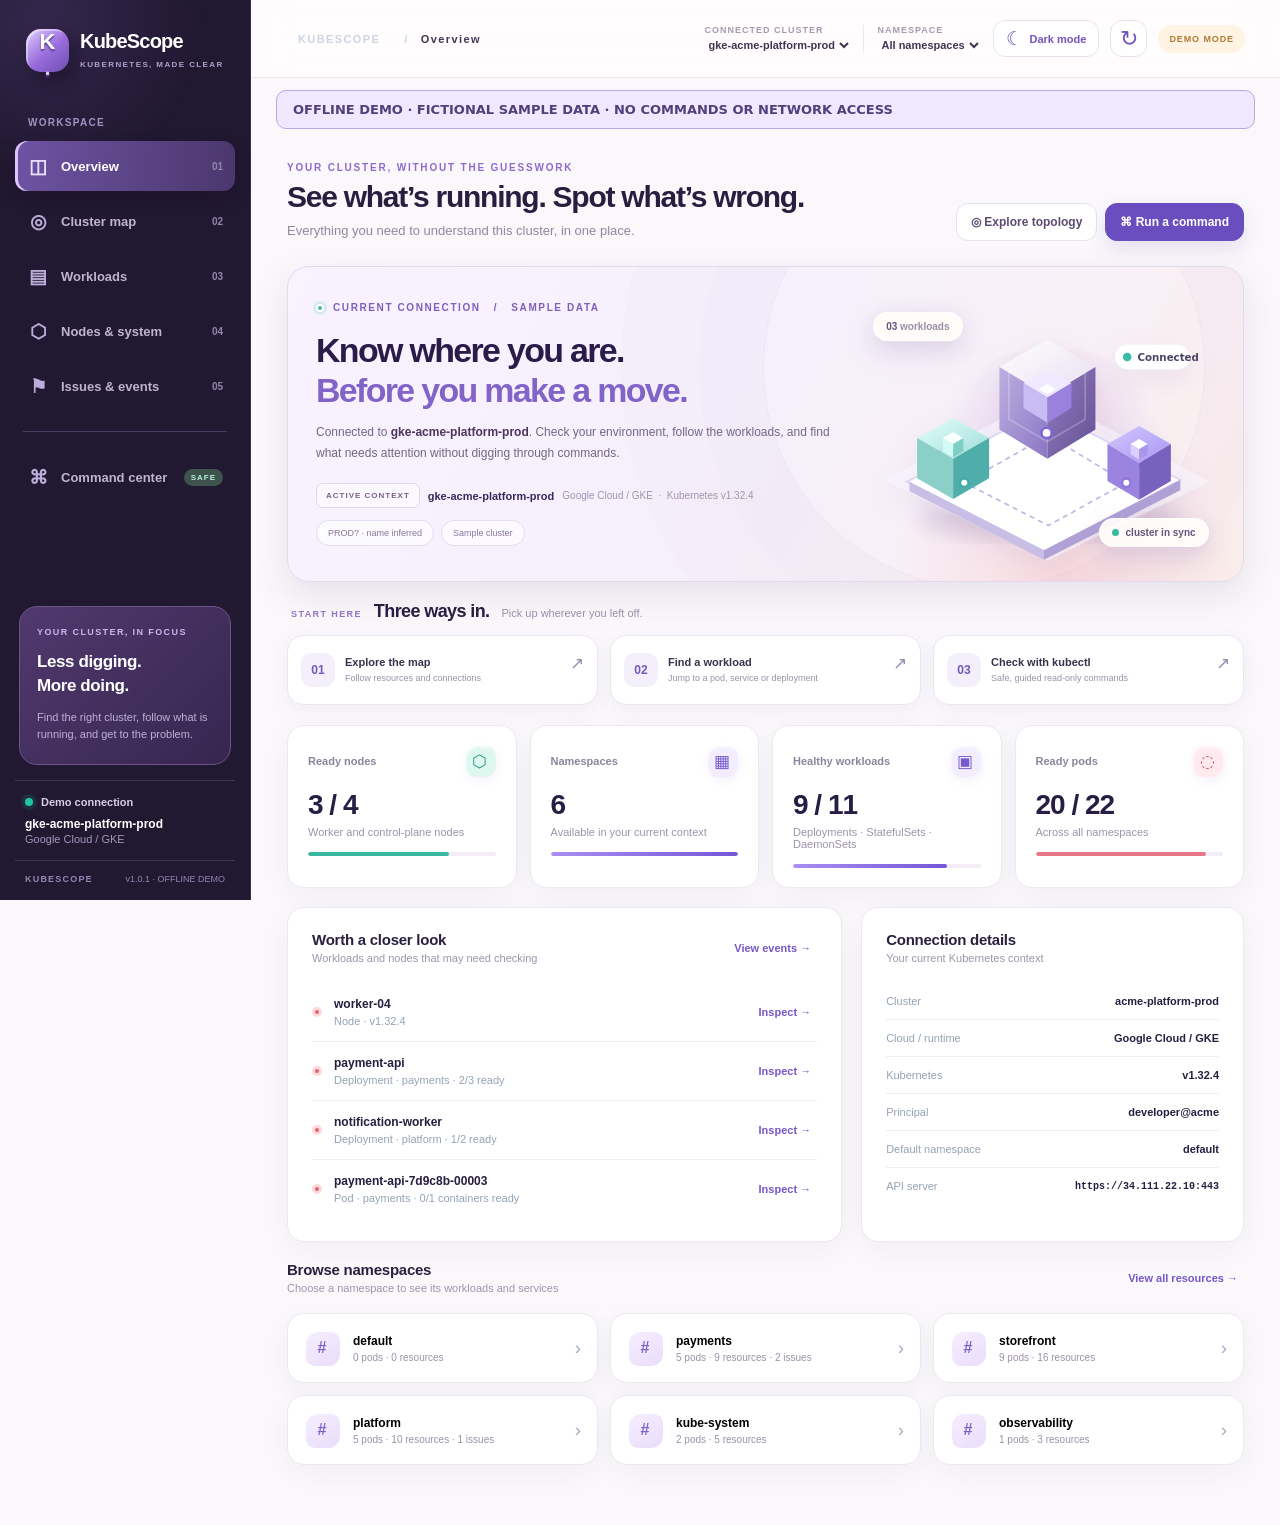
<file: demo/index.html>
<!doctype html>
<html lang="en" data-theme="light">
<head>
  <meta charset="utf-8" />
  <meta name="viewport" content="width=device-width, initial-scale=1" />
  <meta name="color-scheme" content="light dark" />
<meta http-equiv="Content-Security-Policy" content="default-src 'none'; connect-src 'none'; img-src data:; font-src 'none'; script-src 'unsafe-inline'; style-src 'unsafe-inline'; object-src 'none'; base-uri 'none'; form-action 'none';">
  <meta name="theme-color" content="#211734" />
  <title>KubeScope — Offline Demo</title>
<style>:root{--ink:#1a2540;--muted:#8491a5;--soft:#a3acbb;--border:#e5eaf2;--bg:#f6f8fc;--card:#fff;--blue:#5266e9;--teal:#13b2a0;--red:#e35d65;--amber:#e9a547;--purple:#9773d8;--nav:#151a2b;--nav-soft:#9ca5b9;--shadow:0 10px 35px rgba(45,67,99,.045)}
*{box-sizing:border-box}html,body{margin:0;min-height:100%;font-family:Inter,ui-sans-serif,-apple-system,BlinkMacSystemFont,"Segoe UI",sans-serif;color:var(--ink);background:var(--bg)}button,input,select{font:inherit}button{cursor:pointer}button:disabled{opacity:.45;cursor:not-allowed}.hidden{display:none!important}.app-shell{display:flex;min-height:100vh}.sidebar{width:251px;flex:0 0 251px;background:var(--nav);color:white;padding:27px 15px 15px;display:flex;flex-direction:column;position:sticky;height:100vh;top:0;overflow:auto}.brand{display:flex;align-items:center;gap:12px;padding:0 11px 40px}.brand-icon{display:grid;place-items:center;width:38px;height:38px;background:linear-gradient(145deg,#8095ff,#5266e9);border-radius:12px;font-weight:850;font-size:22px;box-shadow:0 7px 20px #5266e94d}.brand-icon span,.mobile-brand span{color:#73f0d1}.brand strong{display:block;font-weight:760;letter-spacing:-.6px;font-size:19px}.brand small{font-size:9px;font-weight:780;letter-spacing:2px;color:#8b96b0}.side-caption{font-size:10px;font-weight:750;letter-spacing:1.6px;color:#7b879e;padding:0 13px 13px}.main-nav{display:flex;flex-direction:column;gap:5px}.nav-button{background:transparent;border:0;width:100%;display:flex;align-items:center;gap:13px;text-align:left;color:#aeb7c8;padding:13px 12px;border-radius:10px;font-size:13px;transition:background .17s,color .17s}.nav-button:hover{background:#252c46;color:white}.nav-button.active{background:#343c5f;color:#fff;box-shadow:inset 3px 0 #7e94ff}.nav-ico{display:grid;place-items:center;width:22px;height:22px;font-size:19px;font-weight:700;color:#c0c9e3}.nav-button.active .nav-ico{color:#8fa5ff}.nav-shortcut{margin-left:auto;font-size:10px;color:#62708e}.shortcut-pill{margin-left:auto;font-size:9px;letter-spacing:1px;color:#5de3c6;background:#193d3f;padding:4px 6px;border-radius:5px}.nav-rule{height:1px;background:#2b3249;margin:15px 8px}.sidebar-bottom{margin-top:auto;padding-top:25px}.guide-card{padding:16px;background:linear-gradient(145deg,#303b65,#222a48);border:1px solid #3a466b;border-radius:12px;margin:0 4px 15px}.guide-label{font-size:9px;color:#a4b7fb;letter-spacing:1.4px;font-weight:800}.guide-title{font-size:15px;font-weight:720;line-height:1.4;margin-top:13px}.guide-card p{font-size:11px;color:#9fabc7;line-height:1.6;margin-bottom:0}.connection-panel{border-top:1px solid #303649;padding:15px 10px}.connection-head{display:flex;align-items:center;gap:8px;font-size:11px;font-weight:700;color:#c3cce0}.live-pulse{width:8px;height:8px;background:#21c6a6;box-shadow:0 0 0 4px #21c6a61e;border-radius:50%}.connection-name{font-size:12px;font-weight:700;margin:9px 0 2px;overflow-wrap:anywhere}.connection-hint{font-size:11px;color:#8793aa}.side-footer{border-top:1px solid #303649;padding:13px 10px 0;font-size:9px;font-weight:800;letter-spacing:1.2px;color:#758199;display:flex;justify-content:space-between}.side-footer span{font-weight:500;letter-spacing:0}.main-frame{min-width:0;flex:1}.topbar{height:83px;background:#fff;display:flex;align-items:center;justify-content:space-between;padding:0 35px;gap:20px;border-bottom:1px solid var(--border);position:sticky;top:0;z-index:10}.topbar-l{display:flex;align-items:center;gap:12px}.bread{font-size:11px;color:#a0aaba;letter-spacing:1.4px;font-weight:780;white-space:nowrap}.bread span{margin:0 12px;color:#ccd4e1}.bread b{color:#404d6a;font-weight:800}.topbar-r{display:flex;align-items:center;gap:11px;min-width:0}.header-field{display:flex;flex-direction:column;gap:3px;min-width:0}.header-field>span{font-size:9px;letter-spacing:1px;font-weight:800;color:#99a4b6}.header-field select{border:0;outline:0;background:#fff;color:#303b58;font-size:11px;max-width:245px;font-weight:700;text-overflow:ellipsis;cursor:pointer}.ns-field{border-left:1px solid #e3e8f1;padding-left:14px}.ns-field select{max-width:170px}.icon-button{width:37px;height:37px;border:1px solid var(--border);border-radius:10px;background:#fff;font-size:22px;color:#5266e9;display:grid;place-items:center}.icon-button:hover{background:#f1f3ff}.mode-badge{font-size:9px;font-weight:800;letter-spacing:.9px;background:#eaf8f4;color:#18a486;border-radius:7px;padding:9px 11px;white-space:nowrap}.mode-badge.demo{background:#fff4df;color:#ad7a21}.mobile-brand{display:none}.page-content{max-width:1640px;margin:0 auto;padding:31px 36px 60px;min-height:calc(100vh - 83px)}.eyebrow{font-weight:800;font-size:10px;letter-spacing:1.9px;color:var(--blue)}.page-head{display:flex;align-items:flex-end;justify-content:space-between;gap:20px;margin-bottom:25px}.page-title{font-size:28px;letter-spacing:-1.1px;font-weight:780;margin:7px 0 7px}.page-subtitle{font-size:13px;color:#8290a5;line-height:1.6;margin:0}.page-actions{display:flex;align-items:center;gap:8px}.btn{border:1px solid var(--border);background:white;color:#44526d;border-radius:10px;padding:11px 14px;font-size:12px;font-weight:730;display:inline-flex;align-items:center;gap:8px;justify-content:center;white-space:nowrap}.btn:hover{border-color:#b6c3e9;background:#f8f9ff}.btn.primary{background:#566ae9;color:#fff;border-color:#566ae9;box-shadow:0 6px 14px #566ae92d}.btn.primary:hover{background:#4255d7}.btn.ghost{border-color:transparent;background:transparent}.btn.small{padding:8px 11px;font-size:11px}.btn.danger{color:#cc4e5b}.card{background:var(--card);border:1px solid var(--border);border-radius:15px;box-shadow:var(--shadow)}.card-p{padding:23px}.card-head{display:flex;justify-content:space-between;align-items:center;gap:12px;margin-bottom:19px}.card-title{margin:0;font-size:15px;font-weight:770;letter-spacing:-.25px}.card-desc{font-size:11px;color:#97a2b5;margin:4px 0 0}.faint-link{color:var(--blue);font-size:11px;font-weight:750;background:transparent;border:0}.hero{background:#242d4c;border-radius:16px;min-height:214px;padding:30px 32px;color:white;position:relative;overflow:hidden;margin-bottom:19px;display:flex;gap:22px;justify-content:space-between;align-items:center}.hero:before{content:"";position:absolute;right:-160px;top:-270px;width:580px;height:580px;border:1px solid #7184c349;border-radius:50%;box-shadow:0 0 0 75px #7785ad09,0 0 0 147px #7785ad09,0 0 0 218px #7785ad08}.hero:after{content:"";position:absolute;right:110px;bottom:-190px;width:330px;height:330px;background:radial-gradient(circle,#6574e84a,transparent 70%)}.hero-copy,.hero-side{position:relative;z-index:1}.hero-eyebrow{font-size:10px;letter-spacing:2px;color:#a5b4ed;font-weight:800}.hero h1{font-size:31px;font-weight:790;margin:12px 0;letter-spacing:-1.2px;line-height:1.2;overflow-wrap:anywhere}.hero p{color:#bac6e3;font-size:12px;line-height:1.65;margin:0;max-width:550px}.identity-chips{display:flex;gap:9px;flex-wrap:wrap;margin-top:21px}.identity-chip{border:1px solid #62709a;background:#ffffff0d;border-radius:8px;padding:8px 11px;font-size:11px;color:#dee4f8;white-space:nowrap}.identity-chip b{font-weight:800;color:#fff}.hero-side{text-align:right;min-width:155px}.orbit-icon{width:76px;height:76px;margin-left:auto;margin-bottom:14px;display:grid;place-items:center;font-size:36px;background:linear-gradient(145deg,#506bd3,#29adbd);border-radius:22px;box-shadow:0 10px 28px #0003}.hero-side .hint{font-size:11px;color:#b2bfdc;margin-top:8px}.hero-side strong{font-size:13px}.stats-grid{display:grid;grid-template-columns:repeat(4,minmax(0,1fr));gap:15px;margin-bottom:19px}.stat-card{background:white;border:1px solid var(--border);border-radius:13px;padding:19px 20px;min-width:0}.stat-top{display:flex;align-items:center;justify-content:space-between}.stat-label{color:#8c9aaf;font-size:11px;font-weight:730}.stat-icon{width:32px;height:32px;display:grid;place-items:center;border-radius:10px;background:#eef0ff;color:#5266e9;font-size:17px}.stat-icon.teal{background:#e3faf5;color:#13a99b}.stat-icon.amber{background:#fff4e4;color:#c99840}.stat-icon.red{background:#fff0f2;color:#d75c65}.stat-num{font-size:28px;font-weight:810;letter-spacing:-1px;margin:12px 0 5px}.stat-foot{font-size:11px;color:#97a4b6}.progress{height:4px;border-radius:8px;background:#edf0f7;overflow:hidden;margin-top:14px}.progress i{display:block;height:100%;border-radius:8px;background:#5f79ef}.progress i.teal{background:#18b49f}.progress i.red{background:#e96e73}.two-cols{display:grid;grid-template-columns:minmax(0,1.45fr) minmax(280px,1fr);gap:19px}.issues-list{display:grid;gap:0}.issue-row{padding:14px 0;border-bottom:1px solid #edf0f5;display:flex;align-items:center;gap:12px;min-width:0}.issue-row:last-child{border-bottom:0}.severity-dot{width:10px;height:10px;background:var(--amber);border:3px solid #fce2b4;border-radius:50%;flex:none}.severity-dot.red{background:var(--red);border-color:#ffd8db}.issue-primary{font-size:12px;font-weight:760;overflow:hidden;text-overflow:ellipsis;white-space:nowrap}.issue-secondary{font-size:11px;color:#95a2b6;margin-top:4px;overflow:hidden;text-overflow:ellipsis;white-space:nowrap}.issue-row .faint-link{margin-left:auto;flex:none}.empty-state{text-align:center;padding:30px 15px;color:#8d9ab0;font-size:12px}.empty-state .empty-icon{display:block;font-size:30px;margin-bottom:11px;color:#22b59d}.info-rows{display:grid;gap:0}.info-row{display:flex;justify-content:space-between;gap:14px;border-bottom:1px solid #edf0f5;padding:12px 0;align-items:center;font-size:11px}.info-row:last-child{border:0}.info-row span:first-child{color:#95a2b2}.info-row strong{text-align:right;font-size:11px;font-weight:730;overflow-wrap:anywhere;max-width:65%}.info-row .mono{font-family:ui-monospace,SFMono-Regular,Menlo,monospace;font-size:10px}.section-gap{margin-top:19px}.namespace-grid{display:grid;grid-template-columns:repeat(3,minmax(0,1fr));gap:12px}.namespace-tile{display:flex;align-items:center;gap:13px;background:#fff;border:1px solid var(--border);border-radius:12px;padding:16px;min-width:0;text-align:left;transition:transform .15s,border-color .15s}.namespace-tile:hover{border-color:#9fb0f3;transform:translateY(-1px)}.namespace-icon{display:grid;place-items:center;background:#eff1ff;color:#5e72e6;width:36px;height:36px;border-radius:11px;flex:none;font-weight:800}.namespace-tile b{display:block;font-size:12px;overflow:hidden;text-overflow:ellipsis;white-space:nowrap}.namespace-tile small{display:block;font-size:10px;color:#93a0b5;margin-top:4px}.namespace-tile .arrow{margin-left:auto;color:#a1aec4;font-size:19px}.filterbar{display:flex;align-items:center;justify-content:space-between;gap:12px;margin-bottom:19px;flex-wrap:wrap}.filter-tabs{display:flex;gap:5px;flex-wrap:wrap}.filter-tab{background:#fff;border:1px solid var(--border);border-radius:9px;padding:9px 12px;color:#78869d;font-size:11px;font-weight:730}.filter-tab.active{background:#e9edff;border-color:#b7c3fb;color:#4a60dc}.search-box{display:flex;gap:8px;align-items:center;background:white;border:1px solid var(--border);border-radius:10px;padding:0 12px;color:#a6b0c3;min-width:205px}.search-box input{border:0;background:transparent;padding:11px 0;outline:0;width:100%;font-size:12px;color:var(--ink)}.table-wrap{overflow:auto}.resource-table{width:100%;border-collapse:collapse;font-size:12px;min-width:680px}.resource-table th{text-align:left;background:#f9fafc;color:#95a2b6;font-size:10px;font-weight:800;letter-spacing:.8px;padding:14px 17px;border-bottom:1px solid var(--border)}.resource-table td{padding:15px 17px;border-bottom:1px solid #edf0f5;color:#596781;vertical-align:middle}.resource-table tr:last-child td{border-bottom:0}.resource-table tr[data-id]{cursor:pointer}.resource-table tr[data-id]:hover td{background:#f8faff}.resource-name{font-size:12px;font-weight:750;color:#273751;display:block;overflow:hidden;text-overflow:ellipsis;max-width:300px;white-space:nowrap}.muted-caption{font-size:10px;color:#a3aebe;margin-top:4px}.kind-pill{font-size:10px;background:#f0f3f9;color:#687992;border-radius:6px;padding:5px 8px;display:inline-block}.status{display:inline-flex;align-items:center;gap:5px;font-weight:770;font-size:10px;color:#119f90;white-space:nowrap}.status:before{content:"";width:6px;height:6px;background:currentColor;border-radius:50%}.status.bad{color:#d65f68}.status.warn{color:#d39736}.status.neutral{color:#7d8ca2}.mono{font-family:ui-monospace,SFMono-Regular,Menlo,monospace}.mini-actions{display:flex;gap:5px}.tiny-btn{border:1px solid var(--border);background:white;border-radius:7px;padding:6px 9px;font-size:10px;color:#6e7c95;font-weight:680}.tiny-btn:hover{background:#f4f6ff;border-color:#cad2ff;color:#5469de}.muted{color:#8997ab}.topology-layout{display:grid;grid-template-columns:minmax(0,1fr) 254px;gap:16px}.topology-card{overflow:hidden;min-height:650px;position:relative;background:radial-gradient(ellipse at 50% 50%,#fbfcff,#f7f9fd 78%)}.topology-toolbar{position:absolute;top:14px;left:17px;right:17px;display:flex;align-items:center;justify-content:space-between;z-index:2;pointer-events:none}.topology-toolbar>*{pointer-events:auto}.topology-tag{font-size:10px;font-weight:800;color:#65758d;background:white;border:1px solid #e8ebf2;border-radius:8px;padding:9px 12px}.zoom-ctrl{display:flex;gap:4px}.zoom-ctrl button{width:32px;height:32px;border:1px solid #e3e8f1;background:white;border-radius:8px;font-size:17px;color:#63728d}.topology-svg{width:100%;height:648px;display:block}.topology-svg .orbit{fill:none;stroke:#dee5f1;stroke-dasharray:2 6;stroke-width:1.4}.topology-svg .edge{stroke-width:1.25;fill:none;opacity:.65}.topology-svg .graph-node{cursor:pointer}.topology-svg .graph-node:hover .node-circle{stroke-width:4;filter:drop-shadow(0 4px 8px #657bd166)}.topology-svg .node-circle{fill:#fff;stroke-width:2.4;transition:stroke-width .15s}.topology-svg .node-text{font-size:11px;fill:#50617b;font-weight:750;text-anchor:middle;paint-order:stroke;stroke:#f8faff;stroke-width:3;stroke-linejoin:round}.topology-svg .symbol{font-weight:800;text-anchor:middle;dominant-baseline:central;fill:#5266e9;font-size:15px}.topology-svg .topocenter{fill:#253258;stroke:#8696e9;stroke-width:3}.topology-svg .topocenter-text{fill:#fff;font-size:17px;font-weight:850;text-anchor:middle;dominant-baseline:central}.topology-legend{position:absolute;bottom:15px;left:17px;right:17px;background:#ffffffed;border:1px solid #e6eaf2;border-radius:10px;padding:10px 12px;display:flex;align-items:center;flex-wrap:wrap;gap:13px;font-size:10px;color:#74829b}.legend-dot{width:8px;height:8px;border-radius:50%;display:inline-block;margin-right:5px}.topo-insight{padding:21px}.insight-group{padding:15px 0;border-bottom:1px solid #edf0f5}.insight-group:last-child{border:0}.insight-label{font-size:10px;text-transform:uppercase;letter-spacing:1.2px;color:#a0abbb;font-weight:800;margin-bottom:9px}.insight-num{font-size:24px;font-weight:790;letter-spacing:-.5px}.insight-text{font-size:11px;color:#94a1b4;line-height:1.7;margin-top:6px}.topo-tips{margin-top:14px;padding:13px;background:#eff3ff;color:#586d9a;border-radius:9px;font-size:11px;line-height:1.7}.node-grid{display:grid;grid-template-columns:repeat(2,minmax(0,1fr));gap:16px}.node-card{padding:20px;cursor:pointer;transition:border-color .15s,transform .15s}.node-card:hover{border-color:#b1c0f4;transform:translateY(-2px)}.node-head{display:flex;align-items:start;justify-content:space-between}.node-emblem{width:44px;height:44px;background:#edf0ff;border-radius:12px;display:grid;place-items:center;color:#5970e6;font-size:23px}.node-name{font-size:16px;font-weight:770;margin:14px 0 6px}.node-role{font-size:11px;color:#95a2b4}.node-details{display:grid;grid-template-columns:1fr 1fr;gap:12px;padding-top:17px;margin-top:17px;border-top:1px solid var(--border)}.node-details small{display:block;color:#9ba8ba;font-size:10px}.node-details b{display:block;font-size:11px;margin-top:6px;overflow-wrap:anywhere}.event-card{padding:18px 22px;display:flex;gap:14px;align-items:flex-start;margin-bottom:10px}.event-icon{flex:none;width:37px;height:37px;display:grid;place-items:center;border-radius:10px;background:#fff2e6;color:#d69737;font-size:19px}.event-title{font-size:13px;font-weight:780}.event-message{font-size:12px;color:#65758c;line-height:1.6;margin:6px 0 9px}.event-meta{font-size:10px;color:#a0acbc;display:flex;gap:14px;flex-wrap:wrap}.console-grid{display:grid;grid-template-columns:340px minmax(0,1fr);gap:17px}.form-field{display:grid;gap:6px;margin-bottom:17px}.form-field label{font-size:10px;font-weight:810;letter-spacing:1px;color:#8693aa;text-transform:uppercase}.form-field select,.form-field input{border:1px solid #e2e8f2;background:#fff;border-radius:9px;height:41px;width:100%;padding:0 11px;color:#334360;font-size:12px;outline:0;min-width:0}.form-field select:focus,.form-field input:focus{border-color:#7185e9}.console-safety{background:#ebf8f3;border:1px solid #d3eee3;color:#247e69;border-radius:9px;padding:12px;font-size:11px;line-height:1.7;margin:5px 0 18px}.command-preview{background:#1b2440;color:#d5e0ff;padding:17px 18px;border-radius:11px;margin:0 0 17px;font-size:11px;font-family:ui-monospace,SFMono-Regular,Menlo,monospace;overflow-wrap:anywhere;line-height:1.7}.command-preview .dollar{color:#69dbb9;margin-right:8px}.terminal{background:#111827;border-radius:13px;overflow:hidden;min-height:360px}.terminal-top{background:#202a3f;padding:13px 17px;display:flex;align-items:center;justify-content:space-between;color:#b8c6de;font-size:11px;font-weight:700}.terminal-dots{display:flex;gap:6px}.terminal-dots i{height:8px;width:8px;background:#e57074;border-radius:50%}.terminal-dots i:nth-child(2){background:#e9bd61}.terminal-dots i:nth-child(3){background:#5dccab}.terminal pre{color:#cbd8ed;padding:23px 20px;margin:0;font-size:11px;line-height:1.9;white-space:pre-wrap;overflow-wrap:anywhere;max-height:540px;overflow:auto;font-family:ui-monospace,SFMono-Regular,Menlo,monospace}.terminal pre .empty-console{color:#8394b1}.command-history{font-size:11px;color:#97a5b7;margin-top:10px}.notice{background:#fff0e9;color:#a65d3f;border-bottom:1px solid #f5d7c7;padding:12px 35px;font-size:12px}.inspector-overlay{position:fixed;inset:0;background:#15223b55;z-index:40;display:flex;justify-content:flex-end}.inspector{height:100vh;width:min(440px,100vw);background:white;box-shadow:-18px 0 55px #23325130;overflow-y:auto;animation:slideIn .18s ease-out}.inspector-top{padding:26px 27px;background:#222e50;color:white;display:flex;align-items:flex-start;justify-content:space-between}.inspector-top small{color:#aebfe9;font-size:10px;letter-spacing:1.3px;font-weight:750}.inspector-top h2{font-size:20px;margin:9px 0;overflow-wrap:anywhere;line-height:1.3}.inspector-top p{font-size:11px;color:#b8c5e2;margin:0}.inspector-close{color:#dbe3ff;background:#ffffff17;border:1px solid #7180a55e;border-radius:9px;width:34px;height:34px;font-size:20px}.inspector-body{padding:24px 27px}.inspector-actions{display:flex;gap:8px;flex-wrap:wrap;margin-bottom:22px}.inspector-section{padding:20px 0;border-top:1px solid #e7ebf4}.inspector-section h3{font-size:11px;letter-spacing:1px;text-transform:uppercase;color:#8b99ad;margin:0 0 13px}.kv-grid{display:grid;grid-template-columns:1fr 1fr;gap:16px}.kv-grid small{font-size:10px;color:#a1adbd;display:block}.kv-grid b{font-size:12px;margin-top:4px;display:block;overflow-wrap:anywhere}.tag-list{display:flex;gap:6px;flex-wrap:wrap}.tag{display:inline-block;background:#f0f3fa;color:#687891;border-radius:6px;padding:6px 8px;font-size:10px;max-width:100%;overflow-wrap:anywhere}.loading-state{padding:17vh 0;text-align:center}.loading-state h2{font-size:22px;letter-spacing:-.5px}.loading-state p{color:#97a5b8;font-size:12px}.spinner{margin:0 auto;width:34px;height:34px;border:3px solid #e5eafb;border-top-color:#6175f2;border-radius:50%;animation:spin .8s linear infinite}.toast{position:fixed;bottom:24px;right:25px;z-index:90;background:#263252;color:white;font-size:12px;padding:13px 17px;border-radius:10px;box-shadow:0 10px 28px #24315347;max-width:400px}@keyframes spin{to{transform:rotate(360deg)}}@keyframes slideIn{from{transform:translateX(24px);opacity:.5}to{transform:translateX(0);opacity:1}}@media(max-width:1220px){.sidebar{width:218px;flex-basis:218px}.page-content{padding:26px}.topbar{padding:0 26px}.hero h1{font-size:26px}.topology-layout{grid-template-columns:1fr}.topo-insight{display:flex;gap:16px;justify-content:space-around}.insight-group{border:0;padding:0;flex:1}.topo-tips{flex:1}.topology-card{min-height:0}}@media(max-width:920px){.sidebar{width:70px;flex-basis:70px;padding:17px 9px}.brand{padding:0 6px 30px}.brand>div:nth-child(2),.side-caption,.nav-button>span:not(.nav-ico),.sidebar-bottom,.nav-rule{display:none}.nav-button{justify-content:center;padding:13px 6px}.nav-ico{font-size:22px}.stats-grid{grid-template-columns:repeat(2,minmax(0,1fr))}.topbar{height:75px}.page-content{padding:24px 20px}.two-cols{grid-template-columns:1fr}.namespace-grid{grid-template-columns:repeat(2,minmax(0,1fr))}.console-grid{grid-template-columns:1fr}.context-field select{max-width:150px}}@media(max-width:630px){.sidebar{display:none}.topbar{padding:11px 15px;height:auto;min-height:74px;flex-wrap:wrap}.mobile-brand{display:block;border-radius:8px;background:#5266e9;color:white;font-weight:800;padding:5px 8px;font-size:17px}.topbar-r{width:100%;justify-content:space-between}.context-field select{max-width:155px}.ns-field select{max-width:130px}.mode-badge{display:none}.page-content{padding:20px 13px}.page-head{align-items:start;flex-direction:column}.page-title{font-size:24px}.hero{padding:24px;min-height:0}.hero h1{font-size:24px}.hero-side{display:none}.identity-chip{font-size:10px}.stats-grid{gap:9px}.stat-card{padding:14px}.stat-num{font-size:24px}.namespace-grid{grid-template-columns:1fr}.node-grid{grid-template-columns:1fr}.topology-svg{height:470px}.topology-legend{font-size:9px}.topo-insight{flex-direction:column}.filterbar{align-items:stretch}.search-box{flex:1}.card-p{padding:18px}.topology-card{min-height:0}.event-card{padding:15px}}

/* Compact, always-visible mobile navigation: all six workflows stay reachable. */
.mobile-nav{display:none}
@media(max-width:630px){
  .mobile-nav{display:grid;grid-template-columns:repeat(6,minmax(0,1fr));position:fixed;bottom:0;left:0;right:0;z-index:18;padding:7px 3px max(8px,env(safe-area-inset-bottom));background:#fff;border-top:1px solid #e0e6f0;box-shadow:0 -6px 20px #1b2c5510}
  .mobile-tab{min-width:0;background:transparent;border:0;color:#8895ac;font-size:9px;font-weight:700;display:flex;align-items:center;justify-content:center;flex-direction:column;gap:3px;border-radius:8px;padding:5px 0}
  .mobile-tab span{font-size:20px;line-height:22px}
  .mobile-tab.active{color:#5066df;background:#eff2ff}
  .page-content{padding-bottom:105px}
  .toast{bottom:88px}
  #mode-badge{display:inline-flex;position:absolute;right:15px;top:16px;font-size:8px;padding:5px 7px}
}

/* KubeScope v0.2 dev — soft dimensional UI, deliberately no external assets. */
:root{
  --ink:#271e40;--muted:#8b849a;--soft:#b3acbf;
  --border:#eae5ee;--bg:#faf8fb;--card:#fff;
  --blue:#7859d9;--teal:#2aad9d;--red:#dd6477;--amber:#d79c4a;
  --purple:#a78af3;--nav:#211831;--nav-soft:#beb1d3;
  --shadow:0 12px 42px rgba(60,35,89,.055);
}
html,body{background:var(--bg);color:var(--ink);font-family:Inter,"Avenir Next",ui-sans-serif,-apple-system,BlinkMacSystemFont,"Segoe UI",sans-serif}
.sidebar{background:#211831;padding:29px 15px 16px;border-right:1px solid #382b4f}
.sidebar:before{content:"";pointer-events:none;position:fixed;left:-125px;top:-150px;width:340px;height:340px;border-radius:50%;background:radial-gradient(circle,#7257a43d,transparent 67%)}
.brand{position:relative;padding:0 11px 45px;gap:11px}.brand-icon{border-radius:15px;background:linear-gradient(140deg,#e2cfff,#976bdc 54%,#6e4fae);height:43px;width:43px;box-shadow:inset 2px 2px 0 #ffffff65, 6px 10px 19px #09041355;color:#fff;text-shadow:0 2px 2px #563f91}
.brand-icon span,.mobile-brand span{color:#e6c0f7}.brand strong{font-weight:800;letter-spacing:-.8px;font-size:20px}.brand small{color:#b0a0ca;font-size:8px;letter-spacing:1.4px;margin-top:3px}
.side-caption{color:#a898c4;letter-spacing:1.3px;padding-bottom:13px}
.nav-button{border-radius:12px;padding:14px 12px;color:#c0b4d1;gap:12px;font-weight:590}
.nav-button:hover{background:#403052;color:white}
.nav-button.active{background:linear-gradient(95deg,#6e54a4,#4b376d);box-shadow:inset 3px 0 #dfc7ff,0 7px 17px #120b1e35;color:#fff}
.nav-button.active .nav-ico{color:#eee1ff}.nav-ico{color:#bcaed9}
.nav-shortcut{color:#9485ad}.nav-rule{background:#4b3b61}.shortcut-pill{background:#3f534e;color:#b5f3dd;border-radius:20px;font-size:8px;padding:4px 7px}
.guide-card{background:linear-gradient(135deg,#51396e,#35264f);border:1px solid #6d5483;border-radius:18px;padding:20px 17px}
.guide-label{color:#c9b4ee}.guide-title{font-size:17px;letter-spacing:-.4px}.guide-card p{color:#c0b0d7;line-height:1.6}
.connection-panel{border-color:#433354}.connection-head{color:#d9cbe9}.connection-hint{color:#a796be}.side-footer{border-color:#433354;color:#9785b2}
.topbar{background:#fffdfede;border-bottom:1px solid var(--border);backdrop-filter:blur(18px);height:78px}
.bread{color:#bcb2c7}.bread-workspace{color:#9c8da9}.bread b{color:#413653}
.header-field>span{color:#a59aaf}.header-field select{background:transparent;color:#403451;font-size:11px}.ns-field{border-color:#ebe6f0}
.icon-button{color:#7254be;border-color:#e8e0ef;border-radius:12px}.icon-button:hover{background:#f5efff}
.mode-badge{border-radius:20px;background:#e8faf5;color:#1f947b}.mode-badge.demo{background:#fff3e4;color:#ad7c36}
.page-content{padding-top:33px}.eyebrow{color:#8e69ce;letter-spacing:1.8px;font-size:10px}.page-title{font-size:30px;letter-spacing:-1.25px;font-weight:805}.page-subtitle{color:#91879e;line-height:1.55}
.btn{border-radius:12px;color:#5c4d70;border-color:#e7e1ed;font-weight:710}.btn:hover{background:#f8f4ff;border-color:#d1beee}
.btn.primary{background:#6a4ec0;border-color:#6a4ec0;box-shadow:0 8px 19px #6b4cbd24}.btn.primary:hover{background:#5b40b0}
.card,.stat-card,.namespace-tile{border-radius:17px;border-color:#eee8f1;box-shadow:0 8px 28px #4b31530b}
.card-p{padding:23px 24px}.card-title{color:#29203f}.card-desc,.stat-foot{color:#9d94aa}
.hero-v2{min-height:316px;padding:32px 36px 29px;border:1px solid #e2d9ec;background:linear-gradient(120deg,#f8f3ff 0%,#f5f0fc 45%,#f8f0f6 75%,#fcefeb 100%);color:#2e2146;box-shadow:0 13px 34px #624a8220;border-radius:22px}
.hero-v2:before{right:4%;top:-120px;height:440px;width:440px;border-color:#c1abd52a;box-shadow:0 0 0 64px #b7a1d709,0 0 0 142px #caacd20c}
.hero-v2:after{width:340px;height:340px;right:1%;bottom:-165px;background:radial-gradient(circle,#f5aeb657,transparent 70%)}
.hero-v2 .hero-copy{max-width:59%;min-width:0;z-index:2}
.hero-v2 .hero-eyebrow{color:#805ebc;font-size:10px;letter-spacing:1.6px;display:flex;align-items:center;gap:9px}
.eyebrow-dot{height:8px;width:8px;background:#46b8a3;border:2px solid #fff;border-radius:50%;box-shadow:0 0 0 3px #49b8a32c}
.hero-v2 h1{color:#291c49;letter-spacing:-1.65px;font-size:clamp(27px,2.55vw,39px);line-height:1.17;margin:18px 0 12px;font-weight:810}
.hero-v2 h1 em{color:#8263c7;font-style:normal}
.hero-v2 p{color:#746782;font-size:12px;max-width:515px;line-height:1.7}
.hero-v2 p b{color:#4b355c;font-weight:750;overflow-wrap:anywhere}
.hero-v2 .hero-identity{margin-top:20px;display:flex;align-items:center;gap:8px;flex-wrap:wrap}
.hero-id-label{font-size:8px;font-weight:830;letter-spacing:1px;color:#76618d;background:#fff9;border:1px solid #e2d6ee;padding:7px 9px;border-radius:7px}
.hero-id-value{font-size:11px;font-weight:830;color:#3a275c;overflow-wrap:anywhere}
.hero-id-meta{font-size:10px;color:#a195ad}
.hero-v2 .identity-chips{margin-top:12px;gap:7px}
.hero-v2 .identity-chip{background:#ffffffad;color:#88759e;border-color:#e7dbf3;border-radius:25px;font-size:9px;padding:7px 11px}
.hero-v2 .hero-side{width:41%;min-width:240px;align-self:stretch;display:flex;align-items:center;justify-content:center;margin:-20px -12px -27px -20px}
.cluster-visual{height:100%;width:100%;min-height:265px;position:relative;filter:drop-shadow(0 10px 13px #8066ad1c)}
.cluster-art{width:100%;height:100%;position:relative;z-index:2;transform:translateY(2px);transition:transform .35s ease}
.hero-v2:hover .cluster-art{transform:translateY(-3px)}
.visual-halo{position:absolute;top:24%;left:20%;border-radius:50%;height:62%;width:65%;background:radial-gradient(circle,#fefafc9c,#d4bbeb4b,transparent 72%);z-index:1}
.visual-halo-two{top:20%;left:35%;width:36%;height:45%;background:radial-gradient(circle,#f7c6c252,transparent 70%)}
.floating-token{position:absolute;z-index:3;background:#fffdfaef;border:1px solid #ffffffdb;color:#66557d;box-shadow:0 6px 24px #67518e1e;border-radius:20px;padding:8px 12px;font-size:10px;font-weight:800;white-space:nowrap}
.floating-token span{font-weight:570;color:#9b8ea8}.token-top{left:4%;top:12%}.token-bottom{right:5%;bottom:11%}.token-light{display:inline-block!important;background:#37bba0;height:7px;width:7px;border-radius:50%;margin-right:4px}
.quick-journey{display:grid;grid-template-columns:1.06fr 1fr 1fr 1fr;gap:12px;margin:18px 0 20px}
.journey-intro{padding:13px 13px 13px 2px;display:flex;flex-direction:column;justify-content:center;gap:4px}
.journey-kicker{font-size:9px;letter-spacing:1.4px;color:#9476c6;font-weight:830}.journey-intro strong{font-size:18px;letter-spacing:-.6px}.journey-intro>span:last-child{font-size:11px;color:#9b90a9}
.journey-step{border:1px solid #eee5f2;background:#fff;box-shadow:0 5px 18px #715d8910;border-radius:16px;padding:17px 13px;display:flex;align-items:center;gap:10px;text-align:left;min-width:0;transition:transform .18s,border-color .18s,box-shadow .18s}
.journey-step:hover{border-color:#c5b3e8;transform:translateY(-2px);box-shadow:0 9px 25px #715d8920}
.journey-num{font-size:12px;font-weight:830;color:#7559bb;background:#f3effb;display:grid;place-items:center;height:34px;min-width:34px;border-radius:11px}
.journey-step-text{flex:1;min-width:0}.journey-step-text strong{font-size:11px;display:block;color:#39304b}.journey-step-text small{font-size:9px;color:#9a91a6;display:block;margin-top:4px;line-height:1.4}.journey-arrow{color:#9b8aaf;font-size:17px;align-self:flex-start}
.stats-grid{gap:13px}.stat-card{padding:19px 20px;background:#fff}.stat-label{color:#8c849c}.stat-num{color:#281e45}.stat-icon{border-radius:12px;color:#765ace;background:#f2edff;box-shadow:inset 2px 2px 3px #fff,2px 4px 8px #836dc115}
.stat-icon.teal{background:#def7ef;color:#259a86}.stat-icon.red{background:#ffeaf0;color:#d65c75}.progress{background:#f2edf6}.progress i{background:linear-gradient(90deg,#a98ef3,#7556d6)}
.progress i.teal{background:#38b89e}.progress i.red{background:#e77688}
.issue-row{border-color:#f2edf4}.namespace-tile{padding:16px;background:#fff}.namespace-icon{color:#8063ca;background:linear-gradient(145deg,#f6f0ff,#e9dcfa);box-shadow:inset 2px 2px 0 #fff;border-radius:12px}.namespace-tile:hover{border-color:#bea9e5}.namespace-tile small{color:#9b91a8}
.info-row{border-color:#f2edf5}.info-row>span{color:#9b91a8}.faint-link{color:#7657ca}
.filter-tab.active{color:#6645b2;background:#f2ebff;border-color:#d1beee}.resource-table th{background:#fbf9fd}.resource-table td{border-color:#f0ebf3}
.topology-card{background:radial-gradient(ellipse at 46% 45%,#fff 0%,#f8f4ff 65%,#f8edf8 100%)}.topology-svg .orbit{stroke:#dfd2eb}.topology-svg .node-circle{fill:#fff}.topology-svg .topocenter{fill:#4f3879;stroke:#a28cdb}.topology-svg .symbol{fill:#775cc4}.topology-tag{color:#7c6a94;border-color:#e9deee}
.node-emblem{background:#f2ecff;color:#8464c6}.event-icon{background:#fff0e8;color:#cb9460}
.console-safety{background:#eaf9f4;color:#278a72}.command-preview{background:#251a3b}.terminal{background:#181226}.terminal-top{background:#2b213f}.terminal pre{color:#e7dbf4}
.inspector-top{background:linear-gradient(115deg,#392350,#64488e)}.inspector{background:#fffafd}
.mobile-brand{background:#6a4ec0}.mobile-tab.active{color:#7859d9;background:#f0eafd}
@media(max-width:1380px){.quick-journey{grid-template-columns:1fr 1fr 1fr}.journey-intro{grid-column:1/-1;padding:0 4px 1px;display:block}.journey-intro strong{margin:0 12px}.hero-v2{padding:28px}.hero-v2 h1{font-size:clamp(25px,2.65vw,37px)}}
@media(max-width:1000px){.hero-v2 .hero-side{min-width:195px}.hero-v2 .hero-copy{max-width:62%}.hero-v2 h1{font-size:27px}.hero-v2 .hero-side{width:38%}.hero-id-meta{flex-basis:100%}.quick-journey{gap:9px}.journey-step{padding:14px 10px}.journey-num{height:28px;min-width:28px}}
@media(max-width:760px){.hero-v2{min-height:240px}.hero-v2 .hero-side{min-width:150px}.floating-token{display:none}.hero-v2 .hero-copy{max-width:70%}.hero-v2 h1{font-size:26px}.hero-v2 p{font-size:11px}.quick-journey{grid-template-columns:1fr}.journey-intro{grid-column:auto}.journey-step{padding:12px 15px}.journey-arrow{align-self:center}}
@media(max-width:630px){.hero-v2{padding:23px 18px 19px;min-height:0}.hero-v2 .hero-copy{max-width:100%}.hero-v2 h1{font-size:28px}.hero-v2 .hero-side{display:none}.hero-id-value{font-size:10px}.hero-v2 .identity-chips{margin-top:11px}.quick-journey{margin-top:14px}.topbar{background:#fffdfef0}.page-content{padding-top:23px}.page-title{font-size:25px}.stats-grid{gap:10px}.stat-card{padding:15px}.stat-num{font-size:24px}.brand-icon{height:36px;width:36px}}
@media(prefers-reduced-motion:reduce){.cluster-art,.journey-step{transition:none!important}}
/* Keep cluster-wide maps scannable; full resource names remain in SVG titles and the inspector. */
.topology-svg .graph-node-pod .node-text,.topology-svg .graph-node-service .node-text{opacity:0;transition:opacity .14s}
.topology-svg .graph-node-pod:hover .node-text,.topology-svg .graph-node-service:hover .node-text,.topology-svg .graph-node-pod:focus .node-text,.topology-svg .graph-node-service:focus .node-text{opacity:1}

/* Theme switch. Dark mode is independent of the cluster connection and adds no assets. */
.theme-toggle{width:auto;min-width:40px;display:inline-flex;align-items:center;justify-content:center;gap:7px;padding:0 12px;white-space:nowrap}
.theme-glyph{font-size:19px;line-height:1}.theme-label{font-size:11px;font-weight:730}
.theme-toggle:focus-visible{outline:3px solid #ad92f5;outline-offset:3px}
:root[data-theme="dark"]{
 color-scheme:dark;
 --ink:#ebe5f7;--muted:#b6aeca;--soft:#a9a2b9;--border:#423651;
 --bg:#14111f;--card:#211a2c;--blue:#c4a7ff;--teal:#5bd9c6;--red:#ff8b9c;
 --amber:#f4bc77;--purple:#d6bfff;--nav:#100f1b;--nav-soft:#c1b3d8;
 --shadow:0 15px 38px rgba(0,0,0,.20);
}
:root[data-theme="dark"] body,:root[data-theme="dark"] .main-frame{background:var(--bg);color:var(--ink)}
:root[data-theme="dark"] .sidebar{background:#100e19;border-color:#362944}
:root[data-theme="dark"] .topbar{background:#1c1726f2;border-color:var(--border)}
:root[data-theme="dark"] .bread b,:root[data-theme="dark"] .header-field select{color:#f1e9ff}
:root[data-theme="dark"] .bread,:root[data-theme="dark"] .header-field>span{color:#b4a7c6}
:root[data-theme="dark"] .card,:root[data-theme="dark"] .stat-card,:root[data-theme="dark"] .namespace-tile,
:root[data-theme="dark"] .event-card,:root[data-theme="dark"] .node-card{background:var(--card);border-color:var(--border);color:var(--ink);box-shadow:var(--shadow)}
:root[data-theme="dark"] .card-title,:root[data-theme="dark"] .page-title,
:root[data-theme="dark"] .stat-num,:root[data-theme="dark"] .namespace-title{color:#eee9f9}
:root[data-theme="dark"] .page-subtitle,:root[data-theme="dark"] .stat-foot,:root[data-theme="dark"] .card-desc,
:root[data-theme="dark"] .stat-label,:root[data-theme="dark"] .info-row span:first-child{color:#b8abc8}
:root[data-theme="dark"] .btn,:root[data-theme="dark"] .icon-button,
:root[data-theme="dark"] input,:root[data-theme="dark"] select{background:#2a2136;color:#efe7fa;border-color:#594968}
:root[data-theme="dark"] .btn:hover,:root[data-theme="dark"] .icon-button:hover{background:#393047;border-color:#876da7}
:root[data-theme="dark"] .btn.primary{background:#7856c6;border-color:#9174dd;color:white}
:root[data-theme="dark"] .hero-v2{background:linear-gradient(112deg,#302440,#312847 54%,#463249 100%);border-color:#665279;box-shadow:0 15px 35px #08051038}
:root[data-theme="dark"] .hero-v2 h1{color:#f5eaff}
:root[data-theme="dark"] .hero-v2 p,:root[data-theme="dark"] .hero-v2 .hero-eyebrow{color:#ddcbed}
:root[data-theme="dark"] .hero-v2 .identity-chip{background:#352b43e8;border-color:#67547b;color:#e4d6f0}
:root[data-theme="dark"] .hero-v2 .identity-chip b{color:#faf2ff}
:root[data-theme="dark"] .resource-table th{background:#291f37;color:#bfb2d3}
:root[data-theme="dark"] .resource-table td,:root[data-theme="dark"] .resource-table th,
:root[data-theme="dark"] .info-row,:root[data-theme="dark"] .issue-row{border-color:#43354f}
:root[data-theme="dark"] .resource-table tr:hover td{background:#31283e}
:root[data-theme="dark"] .filter-tab,:root[data-theme="dark"] .search-box{background:#2b2237;color:#dbcff0;border-color:#574766}
:root[data-theme="dark"] .filter-tab.active{background:#49336b;color:#f9ecff;border-color:#7556a9}
:root[data-theme="dark"] .topology-card{background:radial-gradient(ellipse at 46% 45%,#30243d,#241b31 65%,#291d34 100%)}
:root[data-theme="dark"] .topology-svg .orbit{stroke:#594968}
:root[data-theme="dark"] .topology-svg .node-circle{fill:#2b2137}
:root[data-theme="dark"] .topology-svg .topocenter{fill:#7a57c9;stroke:#c4a6f5}
:root[data-theme="dark"] .topology-svg .symbol{fill:#d9bfff}
:root[data-theme="dark"] .inspector{background:#20192a;color:#eee8f5}
:root[data-theme="dark"] .inspector-top{background:linear-gradient(115deg,#382349,#5a3c7a)}
:root[data-theme="dark"] .mobile-nav{background:#20192b;border-color:#4b3c58;box-shadow:0 -6px 20px #0003}
:root[data-theme="dark"] .mobile-tab{color:#c4b3d8}
:root[data-theme="dark"] .mobile-tab.active{color:#fff;background:#493568}
:root[data-theme="dark"] .mode-badge{background:#153b34;color:#8af0d5}
:root[data-theme="dark"] .mode-badge.demo{background:#47331e;color:#f6cd88}
:root[data-theme="dark"] .notice,:root[data-theme="dark"] .toast{background:#34283f;color:#f3ebf9;border-color:#625073}
@media(max-width:760px){.theme-label{display:none}.theme-toggle{min-width:37px;padding:0}}
@media(max-width:630px){.theme-toggle{height:32px;min-width:32px}.topbar-r{gap:7px}.topbar{gap:8px}.header-field select{max-width:135px}}

.demo-banner{margin:12px 25px 0;padding:11px 16px;border:1px solid #b7a9df;border-radius:10px;background:#efe9ff;color:#514079;font:600 13px system-ui}
:root[data-theme=dark] .demo-banner{background:#31254f;color:#e2d5ff}
</style>
<script>document.addEventListener('DOMContentLoaded',()=>{
'use strict';
/* KubeScope UI. No external JS, CSS, CDNs, or frontend build step. */
const state = {snapshot:null, view:'overview', namespace:'*', context:'', kind:'all', search:'', selected:null,
  zoom:1, console:{action:'describe',kind:'pod',namespace:'',name:''}, result:null, busy:false};
const names = {overview:'Overview',topology:'Cluster map',workloads:'Workloads',nodes:'Nodes & system',events:'Issues & events',console:'Command center'};
const resourceTypes = ['deployments','statefulsets','daemonsets','pods','services','ingresses','jobs','cronjobs','pvcs'];
const singular = {Deployment:'deployment',StatefulSet:'statefulset',DaemonSet:'daemonset',Pod:'pod',Service:'service',Ingress:'ingress',Job:'job',CronJob:'cronjob',PersistentVolumeClaim:'pvc',Node:'node'};
const colored = ['#5979de','#13a894','#e3a444','#9b76d5','#e9787a','#5aa6ce','#7682a1'];
const esc = v => String(v ?? '').replace(/[&<>"']/g, c => ({'&':'&amp;','<':'&lt;','>':'&gt;','"':'&quot;',"'":'&#39;'}[c]));
const eattr = esc;
const el = id => document.getElementById(id);
const a = (x, n=0) => (x || []).slice(0,n || undefined);
const display = s => s || '—';
const trunc = (s,n=23) => s.length>n?s.slice(0,n-1)+'…':s;
const pct = (x,total) => total ? Math.max(0,Math.min(100,Math.round(x/total*100))) : 0;
function dateShort(s){return s?String(s).slice(0,16).replace('T',' ')+' UTC':'—';}
function relDate(s){return dateShort(s);}
function isBad(s){return ['Degraded','Error','NotReady','Failed','CrashLoopBackOff'].includes(s)}
function statusHtml(status){const cls=isBad(status)?'bad':(['Pending','Unknown'].includes(status)?'warn':(['Active','Healthy','Bound','Running'].includes(status)?'':'neutral'));return `<span class="status ${cls}">${esc(status)}</span>`}
function allResources(){if(!state.snapshot)return [];return resourceTypes.flatMap(k=>state.snapshot.resources[k]||[])}
function inScope(x){return state.namespace==='*'||x.namespace===state.namespace}
function findById(id){if(!state.snapshot)return null;if(id?.startsWith('Namespace::')){const name=id.slice(11);return {id,kind:'Namespace',name,namespace:name,status:'Active',created:'',labels:{}}}return [...state.snapshot.nodes,...allResources()].find(x=>x.id===id)||null}
function buttons(){return `<button class="btn" data-view="topology">◎ Explore topology</button><button class="btn primary" data-view="console">⌘ Run a command</button>`}
function title(eyebrow,heading,sub,actions=''){return `<div class="page-head"><div><div class="eyebrow">${esc(eyebrow)}</div><h1 class="page-title">${esc(heading)}</h1><p class="page-subtitle">${esc(sub)}</p></div>${actions?`<div class="page-actions">${actions}</div>`:''}</div>`}
function stat(label,value,foot,icon,color,portion=0){return `<div class="stat-card"><div class="stat-top"><div class="stat-label">${esc(label)}</div><span class="stat-icon ${color}">${icon}</span></div><div class="stat-num">${esc(value)}</div><div class="stat-foot">${esc(foot)}</div><div class="progress"><i class="${color}" style="width:${Math.min(100,Math.max(0,portion))}%"></i></div></div>`}
function cell(label,value,cls=''){return `<div class="info-row"><span>${esc(label)}</span><strong class="${cls}">${esc(value || '—')}</strong></div>`}
function environment(context){if(/(^|[-_/])(prod|production)([-_/]|$)/i.test(context))return 'PROD? · name inferred';if(/(^|[-_/])(stage|staging)([-_/]|$)/i.test(context))return 'STAGE? · name inferred';if(/(^|[-_/])(dev|development|local)([-_/]|$)/i.test(context))return 'DEV? · name inferred';return 'Environment not verified'}
function namespaceStats(ns){const res=allResources().filter(x=>x.namespace===ns);return {count:res.length,pods:res.filter(x=>x.kind==='Pod').length,issues:res.filter(x=>isBad(x.status)).length}}
function clusterSculpture(){return `<div class="cluster-visual" aria-hidden="true">
 <div class="visual-halo visual-halo-one"></div><div class="visual-halo visual-halo-two"></div>
 <svg class="cluster-art" viewBox="0 0 430 300" role="presentation" xmlns="http://www.w3.org/2000/svg">
 <defs>
  <linearGradient id="tileTop" x1="0" y1="0" x2="1" y2="1"><stop stop-color="#fffefc"/><stop offset="1" stop-color="#e5dff4"/></linearGradient>
  <linearGradient id="tileLeft" x1="0" y1="0" x2="1" y2="1"><stop stop-color="#bdafe1"/><stop offset="1" stop-color="#8a76c3"/></linearGradient>
  <linearGradient id="tileRight" x1="0" y1="0" x2="1" y2="1"><stop stop-color="#927dbf"/><stop offset="1" stop-color="#655095"/></linearGradient>
  <linearGradient id="accentTop" x1="0" y1="0" x2="1" y2="1"><stop stop-color="#d1c7ff"/><stop offset="1" stop-color="#a996f3"/></linearGradient>
  <linearGradient id="aquaTop" x1="0" y1="0" x2="1" y2="1"><stop stop-color="#e5fffb"/><stop offset="1" stop-color="#9cdcd8"/></linearGradient>
  <filter id="shadowArt"><feGaussianBlur stdDeviation="11"/></filter>
 </defs>
 <ellipse cx="224" cy="254" rx="152" ry="24" fill="#554285" opacity=".15" filter="url(#shadowArt)"/>
 <path d="M30 209 L220 110 L410 211 L221 303 Z" fill="#faf8ff" opacity=".52"/>
 <path d="M57 211 L218 126 L376 209 L217 292 Z" fill="#fff" stroke="#dcd4f3" stroke-width="2"/>
 <path d="M60 211 L217 291 L217 302 L60 222Z" fill="#c9bee5"/>
 <path d="M217 291 L376 209 L376 221 L217 302Z" fill="#afa1d6"/>
 <path d="M124 212 L222 157 L313 212 L222 262 Z" fill="none" stroke="#c5b5e6" stroke-dasharray="6 5" stroke-width="2"/>
 <path d="M222 160V84M124 212L92 171M313 212L340 174" fill="none" stroke="#9c88d3" stroke-width="3" stroke-dasharray="5 6"/>
 <g transform="translate(165,37)">
  <path d="M0 40 L56 8 L112 40 L56 74Z" fill="url(#tileTop)"/>
  <path d="M0 40 L56 74 L56 147 L0 113Z" fill="url(#tileLeft)"/>
  <path d="M56 74 L112 40 L112 113 L56 147Z" fill="url(#tileRight)"/>
  <path d="M11 46 L56 71 L100 46 L100 101 L56 127 L11 101Z" fill="none" stroke="#ffffff" stroke-opacity=".24" stroke-width="2"/>
  <path d="M28 59 L56 76 L84 59 L56 43Z" fill="#f1e9ff" opacity=".95"/>
  <path d="M28 59 V88 L56 105 V76Z" fill="#c9bbf3"/>
  <path d="M56 76 L84 59 V88 L56 105Z" fill="#9a81dd"/>
  <path d="M46 66L56 60L66 66L56 72Z" fill="#ffffff" opacity=".95"/>
 </g>
 <g transform="translate(69,133)">
  <path d="M0 27L42 4L84 27L42 51Z" fill="url(#aquaTop)"/>
  <path d="M0 27L42 51V98L0 74Z" fill="#8bcfc9"/>
  <path d="M42 51L84 27V74L42 98Z" fill="#4faea9"/>
  <path d="M30 27L42 20L54 27L42 34Z" fill="#f9fffb"/>
  <path d="M30 27V42L42 50V34Z" fill="#d4fcf7"/>
  <path d="M42 34L54 27V42L42 50Z" fill="#80cfc7"/>
 </g>
 <g transform="translate(291,143)">
  <path d="M0 24L37 3L74 24L37 46Z" fill="url(#accentTop)"/>
  <path d="M0 24L37 46V89L0 67Z" fill="#9b84df"/>
  <path d="M37 46L74 24V67L37 89Z" fill="#7862be"/>
  <path d="M27 24L37 18L47 24L37 30Z" fill="#fff"/>
  <path d="M27 24V36L37 42V30Z" fill="#d9d0ff"/>
  <path d="M37 30L47 24V36L37 42Z" fill="#a996e9"/>
 </g>
 <circle cx="220" cy="154" r="6" fill="#fff" stroke="#8064d5" stroke-width="3"/>
 <circle cx="124" cy="212" r="5" fill="#fff" stroke="#43aca5" stroke-width="3"/>
 <circle cx="313" cy="212" r="5" fill="#fff" stroke="#9477de" stroke-width="3"/>
 <g transform="translate(300,51)"><rect x="0" y="0" width="87" height="29" rx="14.5" fill="#fff" opacity=".97"/><circle cx="14" cy="14.5" r="5" fill="#37bca7"/><text x="26" y="19" font-size="12" font-weight="700" fill="#4d4566" font-family="system-ui">Connected</text></g>
 </svg>
 <div class="floating-token token-top">03 <span>workloads</span></div>
 <div class="floating-token token-bottom"><span class="token-light"></span> cluster in sync</div>
 </div>`}
function renderOverview(){const d=state.snapshot, h=d.health, id=d.identity;
 const issues=[...d.nodes.filter(x=>isBad(x.status)),...allResources().filter(x=>['Deployment','StatefulSet','DaemonSet','Pod'].includes(x.kind)&&isBad(x.status))].filter(inScope).slice(0,5);
 const ns=d.namespaces.filter(n=>n.name!== 'kube-public'&&n.name!=='kube-node-lease').slice(0,9);
 return `${title('YOUR CLUSTER, WITHOUT THE GUESSWORK','See what’s running. Spot what’s wrong.','Everything you need to understand this cluster, in one place.',buttons())}
 <section class="hero hero-v2"><div class="hero-copy">
 <div class="hero-eyebrow"><span class="eyebrow-dot"></span> CURRENT CONNECTION &nbsp; / &nbsp; ${d.mode==='demo'?'SAMPLE DATA':'LIVE DATA'}</div>
 <h1>Know where you are.<br><em>Before you make a move.</em></h1>
 <p class="hero-description">Connected to <b>${esc(id.context)}</b>. Check your environment, follow the workloads, and find what needs attention without digging through commands.</p>
 <div class="hero-identity"><span class="hero-id-label">ACTIVE CONTEXT</span><span class="hero-id-value">${esc(id.context)}</span><span class="hero-id-meta">${esc(id.provider)} &nbsp;·&nbsp; Kubernetes ${esc(id.kubernetesVersion)}</span></div>
 <div class="identity-chips"><span class="identity-chip">${esc(environment(id.context))}</span><span class="identity-chip">${d.mode==='demo'?'Sample cluster':'Demo data only'}</span></div>
 </div><div class="hero-side">${clusterSculpture()}</div></section>
 <div class="quick-journey"><div class="journey-intro"><span class="journey-kicker">START HERE</span><strong>Three ways in.</strong><span>Pick up wherever you left off.</span></div>
 <button class="journey-step" data-view="topology"><span class="journey-num">01</span><span class="journey-step-text"><strong>Explore the map</strong><small>Follow resources and connections</small></span><span class="journey-arrow">↗</span></button>
 <button class="journey-step" data-view="workloads"><span class="journey-num">02</span><span class="journey-step-text"><strong>Find a workload</strong><small>Jump to a pod, service or deployment</small></span><span class="journey-arrow">↗</span></button>
 <button class="journey-step" data-view="console"><span class="journey-num">03</span><span class="journey-step-text"><strong>Check with kubectl</strong><small>Safe, guided read-only commands</small></span><span class="journey-arrow">↗</span></button></div>
 <div class="stats-grid">${stat('Ready nodes',`${h.readyNodes} / ${h.nodes}`,'Worker and control-plane nodes','⬡','teal',pct(h.readyNodes,h.nodes))}
 ${stat('Namespaces',h.namespaces,'Available in your current context','▦','',100)}
 ${stat('Healthy workloads',`${h.readyWorkloads} / ${h.workloads}`,'Deployments · StatefulSets · DaemonSets','▣','',pct(h.readyWorkloads,h.workloads))}
 ${stat('Ready pods',`${h.readyPods} / ${h.pods}`,'Across all namespaces','◌',h.readyPods<h.pods?'red':'teal',pct(h.readyPods,h.pods))}</div>
 <div class="two-cols"><section class="card card-p"><div class="card-head"><div><h2 class="card-title">Worth a closer look</h2><p class="card-desc">Workloads and nodes that may need checking</p></div><button class="faint-link" data-view="events">View events →</button></div>
 <div class="issues-list">${issues.length?issues.map(i=>`<div class="issue-row"><span class="severity-dot ${isBad(i.status)?'red':''}"></span><div style="min-width:0"><div class="issue-primary">${esc(i.name)}</div><div class="issue-secondary">${esc(i.kind)} ${i.namespace?'· '+esc(i.namespace):''} · ${esc(i.detail||i.status)}</div></div><button class="faint-link" data-action="inspect" data-id="${eattr(i.id)}">Inspect →</button></div>`).join(''):`<div class="empty-state"><span class="empty-icon">✓</span>No degraded workloads or nodes detected in the loaded data.</div>`}</div></section>
 <section class="card card-p"><div class="card-head"><div><h2 class="card-title">Connection details</h2><p class="card-desc">Your current Kubernetes context</p></div></div><div class="info-rows">
 ${cell('Cluster',id.cluster)}${cell('Cloud / runtime',id.provider)}${cell('Kubernetes',id.kubernetesVersion)}${cell('Principal',id.user)}${cell('Default namespace',id.defaultNamespace)}${cell('API server',id.server,'mono')}</div></section></div>
 <section class="section-gap"><div class="card-head"><div><h2 class="card-title">Browse namespaces</h2><p class="card-desc">Choose a namespace to see its workloads and services</p></div><button data-view="workloads" class="faint-link">View all resources →</button></div><div class="namespace-grid">
 ${ns.map(n=>{const s=namespaceStats(n.name);return `<button class="namespace-tile" data-action="scope-ns" data-ns="${eattr(n.name)}"><span class="namespace-icon">#</span><span style="min-width:0;flex:1"><b>${esc(n.name)}</b><small>${s.pods} pods · ${s.count} resources${s.issues?' · '+s.issues+' issues':''}</small></span><span class="arrow">›</span></button>`}).join('')}</div></section>`
}
function filteredResources(){return allResources().filter(x=>inScope(x)&&(state.kind==='all'||x.kind.toLowerCase()===state.kind)&&(!state.search||[x.name,x.namespace,x.kind,x.node].join(' ').toLowerCase().includes(state.search.toLowerCase())))}
function renderWorkloads(){const rows=filteredResources(), count=Math.min(rows.length,120), opts=[['all','All resources'],['deployment','Deployments'],['pod','Pods'],['service','Services'],['statefulset','StatefulSets'],['daemonset','DaemonSets'],['ingress','Ingress'],['job','Jobs'],['pvc','PVCs']];
 return `${title('RESOURCE EXPLORER','Find any workload','Search, filter and inspect live Kubernetes resources without memorizing commands.',`<button class="btn" data-view="topology">◎ View connections</button>`)}
 <div class="filterbar"><div class="filter-tabs">${opts.map(([kind,label])=>`<button data-action="filter-kind" data-kind="${kind}" class="filter-tab ${state.kind===kind?'active':''}">${esc(label)}</button>`).join('')}</div><label class="search-box"><span>⌕</span><input id="search-input" placeholder="Search resources..." autocomplete="off" value="${eattr(state.search)}" aria-label="Search workloads"></label></div>
 <div class="card table-wrap"><table class="resource-table"><thead><tr><th>RESOURCE</th><th>TYPE</th><th>NAMESPACE</th><th>HEALTH</th><th>READY / DETAIL</th><th>INSPECT</th></tr></thead><tbody>${rows.slice(0,120).map(x=>`<tr data-action="inspect" data-id="${eattr(x.id)}"><td><span class="resource-name">${esc(x.name)}</span><div class="muted-caption">${esc(x.node||((x.images||[])[0]||''))}</div></td><td><span class="kind-pill">${esc(x.kind)}</span></td><td>${esc(x.namespace)}</td><td>${statusHtml(x.status)}</td><td>${esc(x.detail)}</td><td><button class="tiny-btn" data-action="inspect" data-id="${eattr(x.id)}">Details ↗</button></td></tr>`).join('')||`<tr><td colspan="6"><div class="empty-state">No resources match your filters. Try a different namespace or resource type.</div></td></tr>`}</tbody></table></div>
 <div class="command-history">Showing ${count} of ${rows.length} matching resources. Select a row to inspect and run safe read-only commands.</div>`}
function renderNodes(){const d=state.snapshot;return `${title('INFRASTRUCTURE MAP','Nodes & system','Inspect where containers run, node health and cluster runtime details.',`<button class="btn" data-action="run-simple" data-op="top_nodes">⌘ Node utilization</button>`)}
 <div class="stats-grid">${stat('Node count',d.health.nodes,'Total cluster nodes','⬡','',100)}${stat('Ready',d.health.readyNodes,'Schedulable availability','✓','teal',pct(d.health.readyNodes,d.health.nodes))}
 ${stat('Not ready',d.health.nodes-d.health.readyNodes,'Require investigation','!','red',pct(d.health.nodes-d.health.readyNodes,d.health.nodes))}${stat('Kubernetes version',d.identity.kubernetesVersion,'API server version','⎈','',100)}</div>
 <div class="node-grid">${d.nodes.map(n=>`<div class="card node-card" data-action="inspect" data-id="${eattr(n.id)}"><div class="node-head"><span class="node-emblem">⬡</span>${statusHtml(n.status)}</div><div class="node-name">${esc(n.name)}</div><div class="node-role">${esc(n.role)}${n.unschedulable?' · CORDONED':''}</div><div class="node-details">
 <div><small>Kubelet</small><b>${esc(n.version)}</b></div><div><small>Instance type</small><b>${esc(display(n.instanceType))}</b></div>
 <div><small>CPU capacity</small><b>${esc(n.capacity.cpu||'—')}</b></div><div><small>Memory capacity</small><b>${esc(n.capacity.memory||'—')}</b></div>
 <div><small>Operating system</small><b>${esc(n.os)}</b></div><div><small>Runtime</small><b>${esc(n.runtime)}</b></div></div></div>`).join('')||`<div class="card empty-state">No nodes were returned. Your Kubernetes role might not allow listing nodes.</div>`}</div>`}
function renderEvents(){const events=state.snapshot.events.filter(inScope).filter(x=>!state.search||[x.reason,x.message,x.namespace,x.object].join(' ').toLowerCase().includes(state.search.toLowerCase()));return `${title('INCIDENT SIGNALS','Issues & events','Warning events from the cluster, newest first. Click the linked resource for more context.',`<button class="btn" data-action="run-simple" data-op="events">⌘ kubectl events</button>`)}
 <div class="filterbar"><span class="mode-badge demo" style="display:inline-block">${events.length} WARNING EVENTS</span><label class="search-box"><span>⌕</span><input id="search-input" placeholder="Filter warning events..." value="${eattr(state.search)}" aria-label="Search events"></label></div>
 ${events.length?events.map(x=>{const target=[...state.snapshot.nodes,...allResources()].find(r=>r.kind===x.kind&&r.name===x.object&&(!x.namespace||r.namespace===x.namespace));return `<div class="card event-card"><div class="event-icon">!</div><div style="min-width:0;flex:1"><div class="event-title">${esc(x.reason)} <span style="font-weight:500;color:#a1aec1">· ${esc(x.object)}</span></div><div class="event-message">${esc(x.message)}</div><div class="event-meta"><span>namespace: ${esc(x.namespace||'cluster')}</span><span>${esc(x.kind)}</span><span>${esc(relDate(x.when))}</span><span>× ${esc(x.count)}</span></div></div>${target?`<button class="btn small" data-action="inspect" data-id="${eattr(target.id)}">Inspect →</button>`:''}</div>`}).join(''):`<div class="card empty-state"><span class="empty-icon">✓</span>No warning events available in this scope. This may also reflect limited RBAC permissions.</div>`}`}
function matches(labels,selector){return selector&&Object.keys(selector).length&&Object.entries(selector).every(([k,v])=>labels?.[k]===v)}
function topologyData(){const d=state.snapshot,R=d.resources, scopes=state.namespace==='*'?
  [...d.namespaces].sort((a,b)=>namespaceStats(b.name).count-namespaceStats(a.name).count).slice(0,6).map(x=>x.name):[state.namespace];
 const nodes=[],links=[], seen=new Set();const cx=650,cy=500,pos=(r,ang)=>({x:cx+r*Math.cos(ang),y:cy+r*Math.sin(ang)});
 function push(resource,x,y,type,color,icon){if(seen.has(resource.id))return;seen.add(resource.id);nodes.push({...resource,x,y,type,color,icon});}
 const activeNodes=new Set();scopes.forEach((ns,i)=>{
  const base=-Math.PI/2+i*2*Math.PI/scopes.length;const color=colored[i%colored.length];const nid=`Namespace::${ns}`;
  const np=pos(142,base);push({id:nid,kind:'Namespace',name:ns,namespace:ns,status:'Active'},np.x,np.y,'ns',color,'#');links.push({from:'CLUSTER',to:nid,color});
  let ctrls=['deployments','statefulsets','daemonsets'].flatMap(k=>R[k]).filter(x=>x.namespace===ns).slice(0,state.namespace==='*'?3:10);
  ctrls.forEach((ctrl,j)=>{const angle=base+(j-(ctrls.length-1)/2)*(state.namespace==='*'?Math.min(.20,1/scopes.length):.29),pp=pos(270,angle);
   push(ctrl,pp.x,pp.y,'controller',color,'▣');links.push({from:nid,to:ctrl.id,color});
   const pods=R.pods.filter(p=>p.namespace===ns&&(matches(p.labels,ctrl.selector)||p.name.startsWith(ctrl.name+'-'))).slice(0,state.namespace==='*'?0:3);
   pods.forEach((pod,k)=>{const pa=angle+(k-(pods.length-1)/2)*.075,xy=pos(385,pa);push(pod,xy.x,xy.y,'pod',color,'◉');links.push({from:ctrl.id,to:pod.id,color});if(pod.node)activeNodes.add(pod.node)});
  });
  R.services.filter(s=>s.namespace===ns).slice(0,state.namespace==='*'?1:3).forEach((svc,j)=>{
   const xy=pos(350,base+(j-.45)*.42);push(svc,xy.x,xy.y,'service','#9675d2','◇');
   const owner=ctrls.find(c=>matches(c.selector,svc.selector));links.push({from:owner?owner.id:nid,to:svc.id,color:'#a98bd6'});
  });
 });
 d.nodes.filter(n=>activeNodes.has(n.name)).slice(0,6).forEach((node,i,arr)=>{const xy=pos(472,-Math.PI/2+(i+0.35)*Math.PI*2/Math.max(arr.length,1));push(node,xy.x,xy.y,'node','#8293b0','⬡');});
 nodes.filter(x=>x.type==='pod'&&x.node).forEach(x=>{if(seen.has(`Node::${x.node}`))links.push({from:x.id,to:`Node::${x.node}`,color:'#c1c9d8',dash:true});});
 return {nodes,links,scopes,omitted:d.namespaces.length-scopes.length};
}
function graphSvg(data){const cx=650,cy=500,positions=new Map(data.nodes.map(n=>[n.id,n]));positions.set('CLUSTER',{x:cx,y:cy});
 const edges=data.links.map(e=>{const f=positions.get(e.from),t=positions.get(e.to);if(!f||!t)return '';return `<path class="edge" d="M${f.x.toFixed(1)},${f.y.toFixed(1)} L${t.x.toFixed(1)},${t.y.toFixed(1)}" stroke="${e.color}" ${e.dash?'stroke-dasharray="4 6"':''}/>`}).join('');
 const nsNodes=data.nodes.map(n=>{const r=n.type==='ns'?22:n.type==='controller'?19:n.type==='node'?18:16;const sc=isBad(n.status)?'#e8757a':n.color;return `<g class="graph-node graph-node-${n.type}" data-action="inspect" data-id="${eattr(n.id)}"><title>${esc(n.kind+' · '+n.name+' · '+n.status)}</title><circle class="node-circle" cx="${n.x}" cy="${n.y}" r="${r}" stroke="${sc}"/><text class="symbol" x="${n.x}" y="${n.y}" style="fill:${sc}">${esc(n.icon)}</text><text class="node-text" x="${n.x}" y="${n.y+r+14}">${esc(trunc(n.name,n.type==='ns'?18:19))}</text>${isBad(n.status)?`<circle cx="${n.x+r-3}" cy="${n.y-r+3}" r="5" fill="#e8757a" stroke="white" stroke-width="2"/>`:''}</g>`}).join('');
 return `<svg class="topology-svg" id="topo" xmlns="http://www.w3.org/2000/svg" viewBox="0 0 1300 1000" role="img" aria-label="Interactive cluster resource topology, click any node to inspect">
 <defs><radialGradient id="graphglow"><stop offset="0%" stop-color="#eff2ff"/><stop offset="100%" stop-color="#f9fbff"/></radialGradient></defs><g transform="translate(${cx} ${cy}) scale(${state.zoom}) translate(${-cx} ${-cy})"><circle cx="${cx}" cy="${cy}" r="490" fill="url(#graphglow)"/><circle class="orbit" cx="${cx}" cy="${cy}" r="142"/><circle class="orbit" cx="${cx}" cy="${cy}" r="270"/><circle class="orbit" cx="${cx}" cy="${cy}" r="385"/><circle class="orbit" cx="${cx}" cy="${cy}" r="472"/>
 ${edges}<circle class="topocenter" cx="${cx}" cy="${cy}" r="39"/><text x="${cx}" y="${cy}" class="topocenter-text">K</text><text class="node-text" x="${cx}" y="${cy+57}">CLUSTER</text>${nsNodes}</g></svg>`;
}
function renderTopology(){const t=topologyData(),h=state.snapshot.health;return `${title('SYSTEM RELATIONSHIPS','Interactive topology','Start with namespaces and workloads. Select one namespace above to reveal pods, services and nodes.',`<button class="btn" data-view="workloads">▤ Resource list</button>`)}
 <div class="topology-layout"><div class="card topology-card"><div class="topology-toolbar"><span class="topology-tag">◎ ${t.scopes.length} namespaces · ${t.nodes.length} visible resources</span><div class="zoom-ctrl"><button data-action="zoom-out" aria-label="Zoom out">−</button><button data-action="zoom-reset" aria-label="Reset zoom">⌖</button><button data-action="zoom-in" aria-label="Zoom in">+</button></div></div>${graphSvg(t)}<div class="topology-legend">
 <span><i class="legend-dot" style="background:#5266e9"></i>Namespace</span><span><i class="legend-dot" style="background:#18ab9d"></i>Workload</span><span><i class="legend-dot" style="background:#e1a544"></i>Pod</span><span><i class="legend-dot" style="background:#9773d8"></i>Service</span><span><i class="legend-dot" style="background:#8796ad"></i>Node</span><span>Red corner = issue</span></div></div>
 <div class="card topo-insight"><h2 class="card-title">Map insights</h2><div class="insight-group"><div class="insight-label">Visible objects</div><div class="insight-num">${t.nodes.length}</div><div class="insight-text">The map starts small so you can find what matters.</div></div>
 <div class="insight-group"><div class="insight-label">Pods</div><div class="insight-num">${h.pods}</div><div class="insight-text">${h.readyPods} ready across the full cluster</div></div>
 <div class="insight-group"><div class="insight-label">Workload health</div><div class="insight-num">${h.readyWorkloads}/${h.workloads}</div><div class="insight-text">Healthy controllers detected</div></div>
 <div class="topo-tips">Select a namespace in the top bar to see pods and their nodes. Connections come from workload selectors, service selectors and pod node assignments.${t.omitted>0&&state.namespace==='*'?` ${t.omitted} namespaces hidden for clarity.`:''}</div></div></div>`;}
function resourcesForCommand(){const k=Object.entries(singular).find(([,v])=>v===state.console.kind)?.[0]||'Pod';return state.console.kind==='node'?state.snapshot.nodes:allResources().filter(x=>x.kind===k&&(!state.console.namespace||state.console.namespace==='*'||x.namespace===state.console.namespace))}
function commandPreview(){const c=state.console, ctx=state.context||state.snapshot?.identity.context||'current-context',ns=c.namespace||state.namespace||'*';let args='';
 if(c.action==='top_nodes')args='top nodes';else if(c.action==='top_pods')args=`top pods ${ns==='*'?'-A':'-n '+ns}`;else if(c.action==='events')args=`get events ${ns==='*'?'-A':'-n '+ns} --sort-by=.lastTimestamp`;else if(c.action==='cluster_info')args='cluster-info';else if(c.name){const scope=c.kind==='node'?'':' -n '+ns;const target=c.kind+'/'+c.name;if(c.action==='describe')args='describe '+c.kind+' '+c.name+scope;else if(c.action==='yaml')args='get '+target+scope+' -o yaml';else if(c.action==='get')args='get '+target+scope+' -o wide';else if(c.action==='logs')args='logs pod/'+c.name+scope+' --tail=100 --all-containers=true --prefix=true';else if(c.action==='rollout')args='rollout status '+target+scope+' --timeout=6s';}
 return 'kubectl --context '+ctx+(args?' '+args:' [select resource]')}
function commandNeedsResource(action){return !['top_nodes','top_pods','events','cluster_info'].includes(action)}
function renderConsole(){const c=state.console,requires=commandNeedsResource(c.action),kindOptions=[['pod','Pod'],['deployment','Deployment'],['statefulset','StatefulSet'],['daemonset','DaemonSet'],['service','Service'],['ingress','Ingress'],['job','Job'],['cronjob','CronJob'],['pvc','PVC'],['node','Node']].filter(([kind])=>c.action==='logs'?kind==='pod':c.action==='rollout'?['deployment','statefulset','daemonset'].includes(kind):true), items=resourcesForCommand(),ops=[['describe','Describe resource'],['get','Get resource (wide)'],['yaml','View YAML'],['logs','Sample pod logs'],['rollout','Check rollout status'],['top_pods','Show pod CPU / memory'],['top_nodes','Show node CPU / memory'],['events','List events'],['cluster_info','Cluster info']];
 return `${title('GUIDED KUBECTL','Command center','Preview command examples without running anything.',`<span class="mode-badge" style="display:inline-block">DEMO ONLY · NO EXECUTION</span>`)}
 <div class="console-grid"><section class="card card-p"><div class="card-head"><div><h2 class="card-title">Build an inspection command</h2><p class="card-desc">Each step updates the command preview.</p></div></div>
 <div class="form-field"><label for="cmd-action">1 · What do you want to do?</label><select id="cmd-action">${ops.map(([x,label])=>`<option value="${x}" ${c.action===x?'selected':''}>${esc(label)}</option>`).join('')}</select></div>
 ${requires?`<div class="form-field"><label for="cmd-kind">2 · Resource type</label><select id="cmd-kind">${kindOptions.map(([x,label])=>`<option value="${x}" ${c.kind===x?'selected':''}>${label}</option>`).join('')}</select></div>`:''}
 ${requires&&c.kind!=='node'||!requires&&c.action!=='top_nodes'&&c.action!=='cluster_info'?`<div class="form-field"><label for="cmd-namespace">${requires?'3':'2'} · Namespace</label><select id="cmd-namespace"><option value="*" ${c.namespace==='*'?'selected':''}>All namespaces</option>${state.snapshot.namespaces.map(x=>`<option value="${eattr(x.name)}" ${c.namespace===x.name?'selected':''}>${esc(x.name)}</option>`).join('')}</select></div>`:''}
 ${requires?`<div class="form-field"><label for="cmd-name">${c.kind==='node'?'3':'4'} · Resource</label><select id="cmd-name"><option value="">Select a ${esc(c.kind)}...</option>${items.map(x=>`<option value="${eattr(x.name)}" ${x.name===c.name?'selected':''}>${esc(x.name)}${c.namespace==='*'&&c.kind!=='node'?' ('+esc(x.namespace)+')':''}</option>`).join('')}</select></div>`:''}
 <div class="console-safety">No commands are executed. All results are examples from bundled sample data.</div>
 <button class="btn primary" style="width:100%" data-action="execute" ${state.busy||requires&&!c.name?'disabled':''}>${state.busy?'Running command…':'▶ Show sample output'}</button></section>
 <section class="card card-p"><div class="card-head"><div><h2 class="card-title">Command preview</h2><p class="card-desc">Example only — not sent anywhere</p></div><span class="mode-badge demo">SAMPLE ONLY</span></div>
 <div class="command-preview"><span class="dollar">$</span>${esc(commandPreview())}</div>
 <div class="terminal"><div class="terminal-top"><div class="terminal-dots"><i></i><i></i><i></i></div>kubectl / output <span>${state.result?(state.result.ok?'✓ SUCCESS':'✕ ERROR'):'READY'}</span></div>
 <pre>${state.busy?'Executing command with your selected kubeconfig context…':state.result?esc('$ '+state.result.command+'\n\n'+state.result.output):'<span class="empty-console">Your command output will appear here.\n\nChoose an action and press Run command.\n\nNo commands can execute.</span>'}</pre></div>
 <div class="command-history">${state.result?(state.result.demo?'Simulated output only — this is the built-in demo.':`Exit code: ${state.result.code} · From selected Kubernetes context`):'Tip: Inspect a resource from the Workloads or Topology views to prefill the command.'}</div></section></div>`;}
function renderInspector(){const mount=el('inspector-mount');if(!state.selected){mount.innerHTML='';return};const x=findById(state.selected);if(!x){mount.innerHTML='';state.selected=null;return};
 const cmds=x.kind==='Namespace'?[]:[['describe','Describe'],['yaml','View YAML'],...(x.kind==='Pod'?[['logs','Read logs']]:[]),...(['Deployment','StatefulSet','DaemonSet'].includes(x.kind)?[['rollout','Rollout status']]:[])];
 mount.innerHTML=`<div class="inspector-overlay" data-action="close-inspector"><div class="inspector" role="dialog" aria-label="${eattr(x.kind+' '+x.name)}"><div class="inspector-top"><div><small>${esc(x.kind.toUpperCase())} ${x.namespace?'· '+esc(x.namespace):''}</small><h2>${esc(x.name)}</h2><p>${esc(x.id)}</p></div><button class="inspector-close" data-action="close-inspector" aria-label="Close inspector">×</button></div><div class="inspector-body">
 <div class="inspector-actions">${cmds.map(([cmd,label])=>`<button class="btn small ${cmd==='describe'?'primary':''}" data-action="inspect-command" data-cmd="${cmd}" data-id="${eattr(x.id)}">${esc(label)}</button>`).join('')}${x.kind==='Namespace'?`<button class="btn primary" data-action="scope-ns" data-ns="${eattr(x.name)}">View namespace</button>`:''}</div>
 <div class="inspector-section"><h3>Resource identity</h3><div class="kv-grid"><div><small>Status</small>${statusHtml(x.status)}</div><div><small>Kind</small><b>${esc(x.kind)}</b></div><div><small>Namespace</small><b>${esc(x.namespace||'Cluster-scoped')}</b></div><div><small>Created</small><b>${esc(dateShort(x.created))}</b></div>
 ${x.ready!=null?`<div><small>Ready</small><b>${esc(x.ready)} / ${esc(x.desired)}</b></div>`:''}${x.node?`<div><small>Scheduled node</small><b>${esc(x.node)}</b></div>`:''}${x.restarts!=null?`<div><small>Restarts</small><b>${esc(x.restarts)}</b></div>`:''}${x.role?`<div><small>Node role</small><b>${esc(x.role)}</b></div>`:''}</div></div>
 ${x.images?.length?`<div class="inspector-section"><h3>Container images</h3><div class="tag-list">${x.images.map(i=>`<span class="tag mono">${esc(i)}</span>`).join('')}</div></div>`:''}
 ${x.selector&&Object.keys(x.selector).length?`<div class="inspector-section"><h3>Label selector</h3><div class="tag-list">${Object.entries(x.selector).map(([k,v])=>`<span class="tag mono">${esc(k)}=${esc(v)}</span>`).join('')}</div></div>`:''}
 ${x.labels&&Object.keys(x.labels).length?`<div class="inspector-section"><h3>Labels</h3><div class="tag-list">${Object.entries(x.labels).slice(0,25).map(([k,v])=>`<span class="tag mono">${esc(k)}=${esc(v)}</span>`).join('')}</div></div>`:''}
 ${x.kind==='Node'?`<div class="inspector-section"><h3>Node system</h3><div class="info-rows">${cell('Kubelet',x.version)}${cell('OS',x.os)}${cell('Runtime',x.runtime)}${cell('Provider ID',x.providerID)}${cell('CPU capacity',x.capacity.cpu)}${cell('Memory capacity',x.capacity.memory)}${cell('Unschedulable',x.unschedulable?'Yes':'No')}</div></div>`:''}
 ${x.ports?.length?`<div class="inspector-section"><h3>Service ports</h3><div class="tag-list">${x.ports.map(i=>`<span class="tag">${esc(i)}</span>`).join('')}</div></div>`:''}</div></div></div>`;
}
function render(){if(!state.snapshot)return;const d=state.snapshot;
 document.querySelectorAll('[data-view]').forEach(n=>{if(n.classList.contains('nav-button')||n.classList.contains('mobile-tab'))n.classList.toggle('active',n.dataset.view===state.view)});
 el('breadcrumb').textContent=names[state.view]||'Overview';el('sidebar-mode').textContent=d.mode==='demo'?'Demo connection':'Connected · read only';
 el('sidebar-context').textContent=d.identity.context;el('sidebar-provider').textContent=d.identity.provider;
 el('mode-badge').textContent=d.mode==='demo'?'DEMO MODE':'LIVE CLUSTER';el('mode-badge').classList.toggle('demo',d.mode==='demo');
 const cx=el('context-select');cx.innerHTML=d.contexts.map(x=>`<option value="${eattr(x)}" ${x===d.identity.context?'selected':''}>${esc(x)}</option>`).join('');
 const ns=el('namespace-select');ns.innerHTML=`<option value="*">All namespaces</option>`+d.namespaces.map(x=>`<option value="${eattr(x.name)}">${esc(x.name)}</option>`).join('');ns.value=state.namespace;
 const view={overview:renderOverview,topology:renderTopology,workloads:renderWorkloads,nodes:renderNodes,events:renderEvents,console:renderConsole}[state.view]||renderOverview;
 el('content').innerHTML=view();
 const warning=d.errors||[];if(warning.length){el('notice').classList.remove('hidden');el('notice').textContent=`Limited cluster access: ${warning.map(x=>x.source).join(', ')} could not be read. Results may be incomplete; check RBAC and kubectl connectivity.`}else el('notice').classList.add('hidden');
 renderInspector();
}
let toastTimer;
function toast(msg){el('toast').textContent=msg;el('toast').classList.remove('hidden');clearTimeout(toastTimer);toastTimer=setTimeout(()=>el('toast').classList.add('hidden'),3000)}
const DEMO_DATA={"gke-acme-platform-prod":{"mode":"demo","collectedAt":"2026-11-12T12:00:00Z","contexts":["gke-acme-platform-prod","kind-local-playground","aks-acme-stage"],"identity":{"context":"gke-acme-platform-prod","cluster":"acme-platform-prod","user":"developer@acme","defaultNamespace":"default","server":"https://34.111.22.10:443","provider":"Google Cloud / GKE","kubernetesVersion":"v1.32.4"},"namespaces":[{"name":"default","status":"Active"},{"name":"payments","status":"Active"},{"name":"storefront","status":"Active"},{"name":"platform","status":"Active"},{"name":"kube-system","status":"Active"},{"name":"observability","status":"Active"}],"nodes":[{"id":"Node::worker-01","kind":"Node","name":"worker-01","namespace":"","status":"Healthy","role":"worker","version":"v1.32.4","os":"Container-Optimized OS","architecture":"amd64","runtime":"containerd://2.0.2","labels":{"kubernetes.io/arch":"amd64","topology.kubernetes.io/zone":"us-central1-a"},"providerID":"gce://acme/us-central1-a/worker-1","instanceType":"e2-standard-4","capacity":{"cpu":"4","memory":"16268432Ki"},"allocatable":{"cpu":"3920m","memory":"14000000Ki"},"unschedulable":false,"detail":"v1.32.4","created":"2026-10-04T09:11:00Z"},{"id":"Node::worker-02","kind":"Node","name":"worker-02","namespace":"","status":"Healthy","role":"worker","version":"v1.32.4","os":"Container-Optimized OS","architecture":"amd64","runtime":"containerd://2.0.2","labels":{"kubernetes.io/arch":"amd64","topology.kubernetes.io/zone":"us-central1-b"},"providerID":"gce://acme/us-central1-a/worker-2","instanceType":"e2-standard-4","capacity":{"cpu":"4","memory":"16268432Ki"},"allocatable":{"cpu":"3920m","memory":"14000000Ki"},"unschedulable":false,"detail":"v1.32.4","created":"2026-10-04T09:11:00Z"},{"id":"Node::worker-03","kind":"Node","name":"worker-03","namespace":"","status":"Healthy","role":"worker","version":"v1.32.4","os":"Container-Optimized OS","architecture":"amd64","runtime":"containerd://2.0.2","labels":{"kubernetes.io/arch":"amd64","topology.kubernetes.io/zone":"us-central1-c"},"providerID":"gce://acme/us-central1-a/worker-3","instanceType":"e2-standard-4","capacity":{"cpu":"4","memory":"16268432Ki"},"allocatable":{"cpu":"3920m","memory":"14000000Ki"},"unschedulable":false,"detail":"v1.32.4","created":"2026-10-04T09:11:00Z"},{"id":"Node::worker-04","kind":"Node","name":"worker-04","namespace":"","status":"NotReady","role":"worker","version":"v1.32.4","os":"Container-Optimized OS","architecture":"amd64","runtime":"containerd://2.0.2","labels":{"kubernetes.io/arch":"amd64","topology.kubernetes.io/zone":"us-central1-d"},"providerID":"gce://acme/us-central1-a/worker-4","instanceType":"e2-standard-4","capacity":{"cpu":"4","memory":"16268432Ki"},"allocatable":{"cpu":"3920m","memory":"14000000Ki"},"unschedulable":true,"detail":"v1.32.4","created":"2026-10-04T09:11:00Z"}],"resources":{"deployments":[{"id":"Deployment:payments:payment-api","kind":"Deployment","name":"payment-api","namespace":"payments","created":"2026-10-29T10:00:00Z","labels":{"app":"payment-api","team":"payments"},"status":"Degraded","detail":"2/3 ready","desired":3,"ready":2,"selector":{"app":"payment-api"},"images":["registry.acme.dev/payment-api:2.14.7"],"owner":"","node":""},{"id":"Deployment:payments:fraud-check","kind":"Deployment","name":"fraud-check","namespace":"payments","created":"2026-10-29T10:00:00Z","labels":{"app":"fraud-check","team":"payments"},"status":"Healthy","detail":"2/2 ready","desired":2,"ready":2,"selector":{"app":"fraud-check"},"images":["registry.acme.dev/fraud-check:2.14.7"],"owner":"","node":""},{"id":"Deployment:storefront:frontend","kind":"Deployment","name":"frontend","namespace":"storefront","created":"2026-10-29T10:00:00Z","labels":{"app":"frontend","team":"storefront"},"status":"Healthy","detail":"4/4 ready","desired":4,"ready":4,"selector":{"app":"frontend"},"images":["registry.acme.dev/frontend:2.14.7"],"owner":"","node":""},{"id":"Deployment:storefront:catalog-api","kind":"Deployment","name":"catalog-api","namespace":"storefront","created":"2026-10-29T10:00:00Z","labels":{"app":"catalog-api","team":"storefront"},"status":"Healthy","detail":"3/3 ready","desired":3,"ready":3,"selector":{"app":"catalog-api"},"images":["registry.acme.dev/catalog-api:2.14.7"],"owner":"","node":""},{"id":"Deployment:storefront:checkout","kind":"Deployment","name":"checkout","namespace":"storefront","created":"2026-10-29T10:00:00Z","labels":{"app":"checkout","team":"storefront"},"status":"Healthy","detail":"2/2 ready","desired":2,"ready":2,"selector":{"app":"checkout"},"images":["registry.acme.dev/checkout:2.14.7"],"owner":"","node":""},{"id":"Deployment:platform:auth-service","kind":"Deployment","name":"auth-service","namespace":"platform","created":"2026-10-29T10:00:00Z","labels":{"app":"auth-service","team":"platform"},"status":"Healthy","detail":"3/3 ready","desired":3,"ready":3,"selector":{"app":"auth-service"},"images":["registry.acme.dev/auth-service:2.14.7"],"owner":"","node":""},{"id":"Deployment:platform:notification-worker","kind":"Deployment","name":"notification-worker","namespace":"platform","created":"2026-10-29T10:00:00Z","labels":{"app":"notification-worker","team":"platform"},"status":"Degraded","detail":"1/2 ready","desired":2,"ready":1,"selector":{"app":"notification-worker"},"images":["registry.acme.dev/notification-worker:2.14.7"],"owner":"","node":""},{"id":"Deployment:observability:metrics-gateway","kind":"Deployment","name":"metrics-gateway","namespace":"observability","created":"2026-10-29T10:00:00Z","labels":{"app":"metrics-gateway","team":"observability"},"status":"Healthy","detail":"1/1 ready","desired":1,"ready":1,"selector":{"app":"metrics-gateway"},"images":["registry.acme.dev/metrics-gateway:2.14.7"],"owner":"","node":""},{"id":"Deployment:kube-system:coredns","kind":"Deployment","name":"coredns","namespace":"kube-system","created":"2026-10-29T10:00:00Z","labels":{"app":"coredns","team":"kube-system"},"status":"Healthy","detail":"2/2 ready","desired":2,"ready":2,"selector":{"app":"coredns"},"images":["registry.acme.dev/coredns:2.14.7"],"owner":"","node":""}],"statefulsets":[{"id":"StatefulSet:platform:redis","kind":"StatefulSet","name":"redis","namespace":"platform","created":"2026-10-04T12:00:00Z","labels":{"app":"redis"},"status":"Healthy","detail":"2/2 ready","desired":2,"ready":2,"selector":{"app":"redis"},"images":["redis:7.4"],"owner":"","node":""}],"daemonsets":[{"id":"DaemonSet:kube-system:fluent-bit","kind":"DaemonSet","name":"fluent-bit","namespace":"kube-system","created":"2026-10-04T12:00:00Z","labels":{"app":"fluent-bit"},"status":"Healthy","detail":"3/3 ready","desired":3,"ready":3,"selector":{"app":"fluent-bit"},"images":["fluent/fluent-bit:3.2"],"owner":"","node":""}],"pods":[{"id":"Pod:payments:payment-api-7d9c8b-00001","kind":"Pod","name":"payment-api-7d9c8b-00001","namespace":"payments","labels":{"app":"payment-api","team":"payments"},"created":"2026-11-10T12:10:00Z","status":"Healthy","detail":"1/1 containers ready","ready":1,"desired":1,"restarts":0,"phase":"Running","node":"worker-01","owner":{"kind":"ReplicaSet","name":"payment-api-7d9c8b"},"images":["registry.acme.dev/payment-api:2.14.7"]},{"id":"Pod:payments:payment-api-7d9c8b-00002","kind":"Pod","name":"payment-api-7d9c8b-00002","namespace":"payments","labels":{"app":"payment-api","team":"payments"},"created":"2026-11-10T12:10:00Z","status":"Healthy","detail":"1/1 containers ready","ready":1,"desired":1,"restarts":0,"phase":"Running","node":"worker-02","owner":{"kind":"ReplicaSet","name":"payment-api-7d9c8b"},"images":["registry.acme.dev/payment-api:2.14.7"]},{"id":"Pod:payments:payment-api-7d9c8b-00003","kind":"Pod","name":"payment-api-7d9c8b-00003","namespace":"payments","labels":{"app":"payment-api","team":"payments"},"created":"2026-11-10T12:10:00Z","status":"Error","detail":"0/1 containers ready","ready":0,"desired":1,"restarts":7,"phase":"Pending","node":"worker-03","owner":{"kind":"ReplicaSet","name":"payment-api-7d9c8b"},"images":["registry.acme.dev/payment-api:2.14.7"]},{"id":"Pod:payments:fraud-check-7d9c8b-00001","kind":"Pod","name":"fraud-check-7d9c8b-00001","namespace":"payments","labels":{"app":"fraud-check","team":"payments"},"created":"2026-11-10T12:10:00Z","status":"Healthy","detail":"1/1 containers ready","ready":1,"desired":1,"restarts":0,"phase":"Running","node":"worker-01","owner":{"kind":"ReplicaSet","name":"fraud-check-7d9c8b"},"images":["registry.acme.dev/fraud-check:2.14.7"]},{"id":"Pod:payments:fraud-check-7d9c8b-00002","kind":"Pod","name":"fraud-check-7d9c8b-00002","namespace":"payments","labels":{"app":"fraud-check","team":"payments"},"created":"2026-11-10T12:10:00Z","status":"Healthy","detail":"1/1 containers ready","ready":1,"desired":1,"restarts":0,"phase":"Running","node":"worker-02","owner":{"kind":"ReplicaSet","name":"fraud-check-7d9c8b"},"images":["registry.acme.dev/fraud-check:2.14.7"]},{"id":"Pod:storefront:frontend-7d9c8b-00001","kind":"Pod","name":"frontend-7d9c8b-00001","namespace":"storefront","labels":{"app":"frontend","team":"storefront"},"created":"2026-11-10T12:10:00Z","status":"Healthy","detail":"1/1 containers ready","ready":1,"desired":1,"restarts":0,"phase":"Running","node":"worker-01","owner":{"kind":"ReplicaSet","name":"frontend-7d9c8b"},"images":["registry.acme.dev/frontend:2.14.7"]},{"id":"Pod:storefront:frontend-7d9c8b-00002","kind":"Pod","name":"frontend-7d9c8b-00002","namespace":"storefront","labels":{"app":"frontend","team":"storefront"},"created":"2026-11-10T12:10:00Z","status":"Healthy","detail":"1/1 containers ready","ready":1,"desired":1,"restarts":0,"phase":"Running","node":"worker-02","owner":{"kind":"ReplicaSet","name":"frontend-7d9c8b"},"images":["registry.acme.dev/frontend:2.14.7"]},{"id":"Pod:storefront:frontend-7d9c8b-00003","kind":"Pod","name":"frontend-7d9c8b-00003","namespace":"storefront","labels":{"app":"frontend","team":"storefront"},"created":"2026-11-10T12:10:00Z","status":"Healthy","detail":"1/1 containers ready","ready":1,"desired":1,"restarts":0,"phase":"Running","node":"worker-03","owner":{"kind":"ReplicaSet","name":"frontend-7d9c8b"},"images":["registry.acme.dev/frontend:2.14.7"]},{"id":"Pod:storefront:frontend-7d9c8b-00004","kind":"Pod","name":"frontend-7d9c8b-00004","namespace":"storefront","labels":{"app":"frontend","team":"storefront"},"created":"2026-11-10T12:10:00Z","status":"Healthy","detail":"1/1 containers ready","ready":1,"desired":1,"restarts":0,"phase":"Running","node":"worker-01","owner":{"kind":"ReplicaSet","name":"frontend-7d9c8b"},"images":["registry.acme.dev/frontend:2.14.7"]},{"id":"Pod:storefront:catalog-api-7d9c8b-00001","kind":"Pod","name":"catalog-api-7d9c8b-00001","namespace":"storefront","labels":{"app":"catalog-api","team":"storefront"},"created":"2026-11-10T12:10:00Z","status":"Healthy","detail":"1/1 containers ready","ready":1,"desired":1,"restarts":0,"phase":"Running","node":"worker-01","owner":{"kind":"ReplicaSet","name":"catalog-api-7d9c8b"},"images":["registry.acme.dev/catalog-api:2.14.7"]},{"id":"Pod:storefront:catalog-api-7d9c8b-00002","kind":"Pod","name":"catalog-api-7d9c8b-00002","namespace":"storefront","labels":{"app":"catalog-api","team":"storefront"},"created":"2026-11-10T12:10:00Z","status":"Healthy","detail":"1/1 containers ready","ready":1,"desired":1,"restarts":0,"phase":"Running","node":"worker-02","owner":{"kind":"ReplicaSet","name":"catalog-api-7d9c8b"},"images":["registry.acme.dev/catalog-api:2.14.7"]},{"id":"Pod:storefront:catalog-api-7d9c8b-00003","kind":"Pod","name":"catalog-api-7d9c8b-00003","namespace":"storefront","labels":{"app":"catalog-api","team":"storefront"},"created":"2026-11-10T12:10:00Z","status":"Healthy","detail":"1/1 containers ready","ready":1,"desired":1,"restarts":0,"phase":"Running","node":"worker-03","owner":{"kind":"ReplicaSet","name":"catalog-api-7d9c8b"},"images":["registry.acme.dev/catalog-api:2.14.7"]},{"id":"Pod:storefront:checkout-7d9c8b-00001","kind":"Pod","name":"checkout-7d9c8b-00001","namespace":"storefront","labels":{"app":"checkout","team":"storefront"},"created":"2026-11-10T12:10:00Z","status":"Healthy","detail":"1/1 containers ready","ready":1,"desired":1,"restarts":0,"phase":"Running","node":"worker-01","owner":{"kind":"ReplicaSet","name":"checkout-7d9c8b"},"images":["registry.acme.dev/checkout:2.14.7"]},{"id":"Pod:storefront:checkout-7d9c8b-00002","kind":"Pod","name":"checkout-7d9c8b-00002","namespace":"storefront","labels":{"app":"checkout","team":"storefront"},"created":"2026-11-10T12:10:00Z","status":"Healthy","detail":"1/1 containers ready","ready":1,"desired":1,"restarts":0,"phase":"Running","node":"worker-02","owner":{"kind":"ReplicaSet","name":"checkout-7d9c8b"},"images":["registry.acme.dev/checkout:2.14.7"]},{"id":"Pod:platform:auth-service-7d9c8b-00001","kind":"Pod","name":"auth-service-7d9c8b-00001","namespace":"platform","labels":{"app":"auth-service","team":"platform"},"created":"2026-11-10T12:10:00Z","status":"Healthy","detail":"1/1 containers ready","ready":1,"desired":1,"restarts":0,"phase":"Running","node":"worker-01","owner":{"kind":"ReplicaSet","name":"auth-service-7d9c8b"},"images":["registry.acme.dev/auth-service:2.14.7"]},{"id":"Pod:platform:auth-service-7d9c8b-00002","kind":"Pod","name":"auth-service-7d9c8b-00002","namespace":"platform","labels":{"app":"auth-service","team":"platform"},"created":"2026-11-10T12:10:00Z","status":"Healthy","detail":"1/1 containers ready","ready":1,"desired":1,"restarts":0,"phase":"Running","node":"worker-02","owner":{"kind":"ReplicaSet","name":"auth-service-7d9c8b"},"images":["registry.acme.dev/auth-service:2.14.7"]},{"id":"Pod:platform:auth-service-7d9c8b-00003","kind":"Pod","name":"auth-service-7d9c8b-00003","namespace":"platform","labels":{"app":"auth-service","team":"platform"},"created":"2026-11-10T12:10:00Z","status":"Healthy","detail":"1/1 containers ready","ready":1,"desired":1,"restarts":0,"phase":"Running","node":"worker-03","owner":{"kind":"ReplicaSet","name":"auth-service-7d9c8b"},"images":["registry.acme.dev/auth-service:2.14.7"]},{"id":"Pod:platform:notification-worker-7d9c8b-00001","kind":"Pod","name":"notification-worker-7d9c8b-00001","namespace":"platform","labels":{"app":"notification-worker","team":"platform"},"created":"2026-11-10T12:10:00Z","status":"Healthy","detail":"1/1 containers ready","ready":1,"desired":1,"restarts":0,"phase":"Running","node":"worker-01","owner":{"kind":"ReplicaSet","name":"notification-worker-7d9c8b"},"images":["registry.acme.dev/notification-worker:2.14.7"]},{"id":"Pod:platform:notification-worker-7d9c8b-00002","kind":"Pod","name":"notification-worker-7d9c8b-00002","namespace":"platform","labels":{"app":"notification-worker","team":"platform"},"created":"2026-11-10T12:10:00Z","status":"Pending","detail":"0/1 containers ready","ready":0,"desired":1,"restarts":7,"phase":"Pending","node":"worker-02","owner":{"kind":"ReplicaSet","name":"notification-worker-7d9c8b"},"images":["registry.acme.dev/notification-worker:2.14.7"]},{"id":"Pod:observability:metrics-gateway-7d9c8b-00001","kind":"Pod","name":"metrics-gateway-7d9c8b-00001","namespace":"observability","labels":{"app":"metrics-gateway","team":"observability"},"created":"2026-11-10T12:10:00Z","status":"Healthy","detail":"1/1 containers ready","ready":1,"desired":1,"restarts":0,"phase":"Running","node":"worker-01","owner":{"kind":"ReplicaSet","name":"metrics-gateway-7d9c8b"},"images":["registry.acme.dev/metrics-gateway:2.14.7"]},{"id":"Pod:kube-system:coredns-7d9c8b-00001","kind":"Pod","name":"coredns-7d9c8b-00001","namespace":"kube-system","labels":{"app":"coredns","team":"kube-system"},"created":"2026-11-10T12:10:00Z","status":"Healthy","detail":"1/1 containers ready","ready":1,"desired":1,"restarts":0,"phase":"Running","node":"worker-01","owner":{"kind":"ReplicaSet","name":"coredns-7d9c8b"},"images":["registry.acme.dev/coredns:2.14.7"]},{"id":"Pod:kube-system:coredns-7d9c8b-00002","kind":"Pod","name":"coredns-7d9c8b-00002","namespace":"kube-system","labels":{"app":"coredns","team":"kube-system"},"created":"2026-11-10T12:10:00Z","status":"Healthy","detail":"1/1 containers ready","ready":1,"desired":1,"restarts":0,"phase":"Running","node":"worker-02","owner":{"kind":"ReplicaSet","name":"coredns-7d9c8b"},"images":["registry.acme.dev/coredns:2.14.7"]}],"services":[{"id":"Service:payments:payment-api","kind":"Service","name":"payment-api","namespace":"payments","created":"2026-10-29T10:00:00Z","labels":{"app":"payment-api","team":"payments"},"status":"Active","detail":"ClusterIP","clusterIP":"10.96.1.20","selector":{"app":"payment-api"},"ports":["80/TCP"],"images":[],"owner":"","node":""},{"id":"Service:payments:fraud-check","kind":"Service","name":"fraud-check","namespace":"payments","created":"2026-10-29T10:00:00Z","labels":{"app":"fraud-check","team":"payments"},"status":"Active","detail":"ClusterIP","clusterIP":"10.96.2.20","selector":{"app":"fraud-check"},"ports":["80/TCP"],"images":[],"owner":"","node":""},{"id":"Service:storefront:frontend","kind":"Service","name":"frontend","namespace":"storefront","created":"2026-10-29T10:00:00Z","labels":{"app":"frontend","team":"storefront"},"status":"Active","detail":"ClusterIP","clusterIP":"10.96.3.20","selector":{"app":"frontend"},"ports":["80/TCP"],"images":[],"owner":"","node":""},{"id":"Service:storefront:catalog-api","kind":"Service","name":"catalog-api","namespace":"storefront","created":"2026-10-29T10:00:00Z","labels":{"app":"catalog-api","team":"storefront"},"status":"Active","detail":"ClusterIP","clusterIP":"10.96.4.20","selector":{"app":"catalog-api"},"ports":["80/TCP"],"images":[],"owner":"","node":""},{"id":"Service:storefront:checkout","kind":"Service","name":"checkout","namespace":"storefront","created":"2026-10-29T10:00:00Z","labels":{"app":"checkout","team":"storefront"},"status":"Active","detail":"ClusterIP","clusterIP":"10.96.5.20","selector":{"app":"checkout"},"ports":["80/TCP"],"images":[],"owner":"","node":""},{"id":"Service:platform:auth-service","kind":"Service","name":"auth-service","namespace":"platform","created":"2026-10-29T10:00:00Z","labels":{"app":"auth-service","team":"platform"},"status":"Active","detail":"ClusterIP","clusterIP":"10.96.6.20","selector":{"app":"auth-service"},"ports":["80/TCP"],"images":[],"owner":"","node":""},{"id":"Service:platform:notification-worker","kind":"Service","name":"notification-worker","namespace":"platform","created":"2026-10-29T10:00:00Z","labels":{"app":"notification-worker","team":"platform"},"status":"Active","detail":"ClusterIP","clusterIP":"10.96.7.20","selector":{"app":"notification-worker"},"ports":["80/TCP"],"images":[],"owner":"","node":""},{"id":"Service:observability:metrics-gateway","kind":"Service","name":"metrics-gateway","namespace":"observability","created":"2026-10-29T10:00:00Z","labels":{"app":"metrics-gateway","team":"observability"},"status":"Active","detail":"ClusterIP","clusterIP":"10.96.8.20","selector":{"app":"metrics-gateway"},"ports":["80/TCP"],"images":[],"owner":"","node":""},{"id":"Service:kube-system:coredns","kind":"Service","name":"coredns","namespace":"kube-system","created":"2026-10-29T10:00:00Z","labels":{"app":"coredns","team":"kube-system"},"status":"Active","detail":"ClusterIP","clusterIP":"10.96.9.20","selector":{"app":"coredns"},"ports":["80/TCP"],"images":[],"owner":"","node":""}],"ingresses":[{"id":"Ingress:storefront:storefront-public","kind":"Ingress","name":"storefront-public","namespace":"storefront","created":"2026-10-04T12:00:00Z","labels":{},"status":"Active","detail":"shop.example.test","images":[],"owner":"","node":""}],"jobs":[],"cronjobs":[],"pvcs":[]},"events":[{"name":"evt-1","namespace":"payments","reason":"BackOff","message":"Back-off restarting failed container payment-api","count":8,"kind":"Pod","object":"payment-api-7d9c8b-00003","when":"2026-11-12T14:54:00Z"},{"name":"evt-2","namespace":"platform","reason":"FailedScheduling","message":"0/4 nodes are available: 1 node(s) were unschedulable","count":3,"kind":"Pod","object":"notification-worker-7d9c8b-00002","when":"2026-11-12T14:45:00Z"},{"name":"evt-3","namespace":"kube-system","reason":"NodeNotReady","message":"Node worker-04 status is now: NodeNotReady","count":1,"kind":"Node","object":"worker-04","when":"2026-11-12T14:32:00Z"}],"health":{"nodes":4,"readyNodes":3,"namespaces":6,"workloads":11,"readyWorkloads":9,"pods":22,"readyPods":20,"issues":4},"errors":[]},"kind-local-playground":{"mode":"demo","collectedAt":"2026-11-12T12:00:00Z","contexts":["gke-acme-platform-prod","kind-local-playground","aks-acme-stage"],"identity":{"context":"kind-local-playground","cluster":"kind-local","user":"developer@acme","defaultNamespace":"default","server":"https://127.0.0.1:6443","provider":"Kind (local)","kubernetesVersion":"v1.32.4"},"namespaces":[{"name":"default","status":"Active"},{"name":"payments","status":"Active"},{"name":"storefront","status":"Active"},{"name":"platform","status":"Active"},{"name":"kube-system","status":"Active"},{"name":"observability","status":"Active"}],"nodes":[{"id":"Node::worker-01","kind":"Node","name":"worker-01","namespace":"","status":"Healthy","role":"worker","version":"v1.32.4","os":"Container-Optimized OS","architecture":"amd64","runtime":"containerd://2.0.2","labels":{"kubernetes.io/arch":"amd64","topology.kubernetes.io/zone":"us-central1-a"},"providerID":"gce://acme/us-central1-a/worker-1","instanceType":"e2-standard-4","capacity":{"cpu":"4","memory":"16268432Ki"},"allocatable":{"cpu":"3920m","memory":"14000000Ki"},"unschedulable":false,"detail":"v1.32.4","created":"2026-10-04T09:11:00Z"},{"id":"Node::worker-02","kind":"Node","name":"worker-02","namespace":"","status":"Healthy","role":"worker","version":"v1.32.4","os":"Container-Optimized OS","architecture":"amd64","runtime":"containerd://2.0.2","labels":{"kubernetes.io/arch":"amd64","topology.kubernetes.io/zone":"us-central1-b"},"providerID":"gce://acme/us-central1-a/worker-2","instanceType":"e2-standard-4","capacity":{"cpu":"4","memory":"16268432Ki"},"allocatable":{"cpu":"3920m","memory":"14000000Ki"},"unschedulable":false,"detail":"v1.32.4","created":"2026-10-04T09:11:00Z"},{"id":"Node::worker-03","kind":"Node","name":"worker-03","namespace":"","status":"Healthy","role":"worker","version":"v1.32.4","os":"Container-Optimized OS","architecture":"amd64","runtime":"containerd://2.0.2","labels":{"kubernetes.io/arch":"amd64","topology.kubernetes.io/zone":"us-central1-c"},"providerID":"gce://acme/us-central1-a/worker-3","instanceType":"e2-standard-4","capacity":{"cpu":"4","memory":"16268432Ki"},"allocatable":{"cpu":"3920m","memory":"14000000Ki"},"unschedulable":false,"detail":"v1.32.4","created":"2026-10-04T09:11:00Z"},{"id":"Node::worker-04","kind":"Node","name":"worker-04","namespace":"","status":"NotReady","role":"worker","version":"v1.32.4","os":"Container-Optimized OS","architecture":"amd64","runtime":"containerd://2.0.2","labels":{"kubernetes.io/arch":"amd64","topology.kubernetes.io/zone":"us-central1-d"},"providerID":"gce://acme/us-central1-a/worker-4","instanceType":"e2-standard-4","capacity":{"cpu":"4","memory":"16268432Ki"},"allocatable":{"cpu":"3920m","memory":"14000000Ki"},"unschedulable":true,"detail":"v1.32.4","created":"2026-10-04T09:11:00Z"}],"resources":{"deployments":[{"id":"Deployment:payments:payment-api","kind":"Deployment","name":"payment-api","namespace":"payments","created":"2026-10-29T10:00:00Z","labels":{"app":"payment-api","team":"payments"},"status":"Degraded","detail":"2/3 ready","desired":3,"ready":2,"selector":{"app":"payment-api"},"images":["registry.acme.dev/payment-api:2.14.7"],"owner":"","node":""},{"id":"Deployment:payments:fraud-check","kind":"Deployment","name":"fraud-check","namespace":"payments","created":"2026-10-29T10:00:00Z","labels":{"app":"fraud-check","team":"payments"},"status":"Healthy","detail":"2/2 ready","desired":2,"ready":2,"selector":{"app":"fraud-check"},"images":["registry.acme.dev/fraud-check:2.14.7"],"owner":"","node":""},{"id":"Deployment:storefront:frontend","kind":"Deployment","name":"frontend","namespace":"storefront","created":"2026-10-29T10:00:00Z","labels":{"app":"frontend","team":"storefront"},"status":"Healthy","detail":"4/4 ready","desired":4,"ready":4,"selector":{"app":"frontend"},"images":["registry.acme.dev/frontend:2.14.7"],"owner":"","node":""},{"id":"Deployment:storefront:catalog-api","kind":"Deployment","name":"catalog-api","namespace":"storefront","created":"2026-10-29T10:00:00Z","labels":{"app":"catalog-api","team":"storefront"},"status":"Healthy","detail":"3/3 ready","desired":3,"ready":3,"selector":{"app":"catalog-api"},"images":["registry.acme.dev/catalog-api:2.14.7"],"owner":"","node":""},{"id":"Deployment:storefront:checkout","kind":"Deployment","name":"checkout","namespace":"storefront","created":"2026-10-29T10:00:00Z","labels":{"app":"checkout","team":"storefront"},"status":"Healthy","detail":"2/2 ready","desired":2,"ready":2,"selector":{"app":"checkout"},"images":["registry.acme.dev/checkout:2.14.7"],"owner":"","node":""},{"id":"Deployment:platform:auth-service","kind":"Deployment","name":"auth-service","namespace":"platform","created":"2026-10-29T10:00:00Z","labels":{"app":"auth-service","team":"platform"},"status":"Healthy","detail":"3/3 ready","desired":3,"ready":3,"selector":{"app":"auth-service"},"images":["registry.acme.dev/auth-service:2.14.7"],"owner":"","node":""},{"id":"Deployment:platform:notification-worker","kind":"Deployment","name":"notification-worker","namespace":"platform","created":"2026-10-29T10:00:00Z","labels":{"app":"notification-worker","team":"platform"},"status":"Degraded","detail":"1/2 ready","desired":2,"ready":1,"selector":{"app":"notification-worker"},"images":["registry.acme.dev/notification-worker:2.14.7"],"owner":"","node":""},{"id":"Deployment:observability:metrics-gateway","kind":"Deployment","name":"metrics-gateway","namespace":"observability","created":"2026-10-29T10:00:00Z","labels":{"app":"metrics-gateway","team":"observability"},"status":"Healthy","detail":"1/1 ready","desired":1,"ready":1,"selector":{"app":"metrics-gateway"},"images":["registry.acme.dev/metrics-gateway:2.14.7"],"owner":"","node":""},{"id":"Deployment:kube-system:coredns","kind":"Deployment","name":"coredns","namespace":"kube-system","created":"2026-10-29T10:00:00Z","labels":{"app":"coredns","team":"kube-system"},"status":"Healthy","detail":"2/2 ready","desired":2,"ready":2,"selector":{"app":"coredns"},"images":["registry.acme.dev/coredns:2.14.7"],"owner":"","node":""}],"statefulsets":[{"id":"StatefulSet:platform:redis","kind":"StatefulSet","name":"redis","namespace":"platform","created":"2026-10-04T12:00:00Z","labels":{"app":"redis"},"status":"Healthy","detail":"2/2 ready","desired":2,"ready":2,"selector":{"app":"redis"},"images":["redis:7.4"],"owner":"","node":""}],"daemonsets":[{"id":"DaemonSet:kube-system:fluent-bit","kind":"DaemonSet","name":"fluent-bit","namespace":"kube-system","created":"2026-10-04T12:00:00Z","labels":{"app":"fluent-bit"},"status":"Healthy","detail":"3/3 ready","desired":3,"ready":3,"selector":{"app":"fluent-bit"},"images":["fluent/fluent-bit:3.2"],"owner":"","node":""}],"pods":[{"id":"Pod:payments:payment-api-7d9c8b-00001","kind":"Pod","name":"payment-api-7d9c8b-00001","namespace":"payments","labels":{"app":"payment-api","team":"payments"},"created":"2026-11-10T12:10:00Z","status":"Healthy","detail":"1/1 containers ready","ready":1,"desired":1,"restarts":0,"phase":"Running","node":"worker-01","owner":{"kind":"ReplicaSet","name":"payment-api-7d9c8b"},"images":["registry.acme.dev/payment-api:2.14.7"]},{"id":"Pod:payments:payment-api-7d9c8b-00002","kind":"Pod","name":"payment-api-7d9c8b-00002","namespace":"payments","labels":{"app":"payment-api","team":"payments"},"created":"2026-11-10T12:10:00Z","status":"Healthy","detail":"1/1 containers ready","ready":1,"desired":1,"restarts":0,"phase":"Running","node":"worker-02","owner":{"kind":"ReplicaSet","name":"payment-api-7d9c8b"},"images":["registry.acme.dev/payment-api:2.14.7"]},{"id":"Pod:payments:payment-api-7d9c8b-00003","kind":"Pod","name":"payment-api-7d9c8b-00003","namespace":"payments","labels":{"app":"payment-api","team":"payments"},"created":"2026-11-10T12:10:00Z","status":"Error","detail":"0/1 containers ready","ready":0,"desired":1,"restarts":7,"phase":"Pending","node":"worker-03","owner":{"kind":"ReplicaSet","name":"payment-api-7d9c8b"},"images":["registry.acme.dev/payment-api:2.14.7"]},{"id":"Pod:payments:fraud-check-7d9c8b-00001","kind":"Pod","name":"fraud-check-7d9c8b-00001","namespace":"payments","labels":{"app":"fraud-check","team":"payments"},"created":"2026-11-10T12:10:00Z","status":"Healthy","detail":"1/1 containers ready","ready":1,"desired":1,"restarts":0,"phase":"Running","node":"worker-01","owner":{"kind":"ReplicaSet","name":"fraud-check-7d9c8b"},"images":["registry.acme.dev/fraud-check:2.14.7"]},{"id":"Pod:payments:fraud-check-7d9c8b-00002","kind":"Pod","name":"fraud-check-7d9c8b-00002","namespace":"payments","labels":{"app":"fraud-check","team":"payments"},"created":"2026-11-10T12:10:00Z","status":"Healthy","detail":"1/1 containers ready","ready":1,"desired":1,"restarts":0,"phase":"Running","node":"worker-02","owner":{"kind":"ReplicaSet","name":"fraud-check-7d9c8b"},"images":["registry.acme.dev/fraud-check:2.14.7"]},{"id":"Pod:storefront:frontend-7d9c8b-00001","kind":"Pod","name":"frontend-7d9c8b-00001","namespace":"storefront","labels":{"app":"frontend","team":"storefront"},"created":"2026-11-10T12:10:00Z","status":"Healthy","detail":"1/1 containers ready","ready":1,"desired":1,"restarts":0,"phase":"Running","node":"worker-01","owner":{"kind":"ReplicaSet","name":"frontend-7d9c8b"},"images":["registry.acme.dev/frontend:2.14.7"]},{"id":"Pod:storefront:frontend-7d9c8b-00002","kind":"Pod","name":"frontend-7d9c8b-00002","namespace":"storefront","labels":{"app":"frontend","team":"storefront"},"created":"2026-11-10T12:10:00Z","status":"Healthy","detail":"1/1 containers ready","ready":1,"desired":1,"restarts":0,"phase":"Running","node":"worker-02","owner":{"kind":"ReplicaSet","name":"frontend-7d9c8b"},"images":["registry.acme.dev/frontend:2.14.7"]},{"id":"Pod:storefront:frontend-7d9c8b-00003","kind":"Pod","name":"frontend-7d9c8b-00003","namespace":"storefront","labels":{"app":"frontend","team":"storefront"},"created":"2026-11-10T12:10:00Z","status":"Healthy","detail":"1/1 containers ready","ready":1,"desired":1,"restarts":0,"phase":"Running","node":"worker-03","owner":{"kind":"ReplicaSet","name":"frontend-7d9c8b"},"images":["registry.acme.dev/frontend:2.14.7"]},{"id":"Pod:storefront:frontend-7d9c8b-00004","kind":"Pod","name":"frontend-7d9c8b-00004","namespace":"storefront","labels":{"app":"frontend","team":"storefront"},"created":"2026-11-10T12:10:00Z","status":"Healthy","detail":"1/1 containers ready","ready":1,"desired":1,"restarts":0,"phase":"Running","node":"worker-01","owner":{"kind":"ReplicaSet","name":"frontend-7d9c8b"},"images":["registry.acme.dev/frontend:2.14.7"]},{"id":"Pod:storefront:catalog-api-7d9c8b-00001","kind":"Pod","name":"catalog-api-7d9c8b-00001","namespace":"storefront","labels":{"app":"catalog-api","team":"storefront"},"created":"2026-11-10T12:10:00Z","status":"Healthy","detail":"1/1 containers ready","ready":1,"desired":1,"restarts":0,"phase":"Running","node":"worker-01","owner":{"kind":"ReplicaSet","name":"catalog-api-7d9c8b"},"images":["registry.acme.dev/catalog-api:2.14.7"]},{"id":"Pod:storefront:catalog-api-7d9c8b-00002","kind":"Pod","name":"catalog-api-7d9c8b-00002","namespace":"storefront","labels":{"app":"catalog-api","team":"storefront"},"created":"2026-11-10T12:10:00Z","status":"Healthy","detail":"1/1 containers ready","ready":1,"desired":1,"restarts":0,"phase":"Running","node":"worker-02","owner":{"kind":"ReplicaSet","name":"catalog-api-7d9c8b"},"images":["registry.acme.dev/catalog-api:2.14.7"]},{"id":"Pod:storefront:catalog-api-7d9c8b-00003","kind":"Pod","name":"catalog-api-7d9c8b-00003","namespace":"storefront","labels":{"app":"catalog-api","team":"storefront"},"created":"2026-11-10T12:10:00Z","status":"Healthy","detail":"1/1 containers ready","ready":1,"desired":1,"restarts":0,"phase":"Running","node":"worker-03","owner":{"kind":"ReplicaSet","name":"catalog-api-7d9c8b"},"images":["registry.acme.dev/catalog-api:2.14.7"]},{"id":"Pod:storefront:checkout-7d9c8b-00001","kind":"Pod","name":"checkout-7d9c8b-00001","namespace":"storefront","labels":{"app":"checkout","team":"storefront"},"created":"2026-11-10T12:10:00Z","status":"Healthy","detail":"1/1 containers ready","ready":1,"desired":1,"restarts":0,"phase":"Running","node":"worker-01","owner":{"kind":"ReplicaSet","name":"checkout-7d9c8b"},"images":["registry.acme.dev/checkout:2.14.7"]},{"id":"Pod:storefront:checkout-7d9c8b-00002","kind":"Pod","name":"checkout-7d9c8b-00002","namespace":"storefront","labels":{"app":"checkout","team":"storefront"},"created":"2026-11-10T12:10:00Z","status":"Healthy","detail":"1/1 containers ready","ready":1,"desired":1,"restarts":0,"phase":"Running","node":"worker-02","owner":{"kind":"ReplicaSet","name":"checkout-7d9c8b"},"images":["registry.acme.dev/checkout:2.14.7"]},{"id":"Pod:platform:auth-service-7d9c8b-00001","kind":"Pod","name":"auth-service-7d9c8b-00001","namespace":"platform","labels":{"app":"auth-service","team":"platform"},"created":"2026-11-10T12:10:00Z","status":"Healthy","detail":"1/1 containers ready","ready":1,"desired":1,"restarts":0,"phase":"Running","node":"worker-01","owner":{"kind":"ReplicaSet","name":"auth-service-7d9c8b"},"images":["registry.acme.dev/auth-service:2.14.7"]},{"id":"Pod:platform:auth-service-7d9c8b-00002","kind":"Pod","name":"auth-service-7d9c8b-00002","namespace":"platform","labels":{"app":"auth-service","team":"platform"},"created":"2026-11-10T12:10:00Z","status":"Healthy","detail":"1/1 containers ready","ready":1,"desired":1,"restarts":0,"phase":"Running","node":"worker-02","owner":{"kind":"ReplicaSet","name":"auth-service-7d9c8b"},"images":["registry.acme.dev/auth-service:2.14.7"]},{"id":"Pod:platform:auth-service-7d9c8b-00003","kind":"Pod","name":"auth-service-7d9c8b-00003","namespace":"platform","labels":{"app":"auth-service","team":"platform"},"created":"2026-11-10T12:10:00Z","status":"Healthy","detail":"1/1 containers ready","ready":1,"desired":1,"restarts":0,"phase":"Running","node":"worker-03","owner":{"kind":"ReplicaSet","name":"auth-service-7d9c8b"},"images":["registry.acme.dev/auth-service:2.14.7"]},{"id":"Pod:platform:notification-worker-7d9c8b-00001","kind":"Pod","name":"notification-worker-7d9c8b-00001","namespace":"platform","labels":{"app":"notification-worker","team":"platform"},"created":"2026-11-10T12:10:00Z","status":"Healthy","detail":"1/1 containers ready","ready":1,"desired":1,"restarts":0,"phase":"Running","node":"worker-01","owner":{"kind":"ReplicaSet","name":"notification-worker-7d9c8b"},"images":["registry.acme.dev/notification-worker:2.14.7"]},{"id":"Pod:platform:notification-worker-7d9c8b-00002","kind":"Pod","name":"notification-worker-7d9c8b-00002","namespace":"platform","labels":{"app":"notification-worker","team":"platform"},"created":"2026-11-10T12:10:00Z","status":"Pending","detail":"0/1 containers ready","ready":0,"desired":1,"restarts":7,"phase":"Pending","node":"worker-02","owner":{"kind":"ReplicaSet","name":"notification-worker-7d9c8b"},"images":["registry.acme.dev/notification-worker:2.14.7"]},{"id":"Pod:observability:metrics-gateway-7d9c8b-00001","kind":"Pod","name":"metrics-gateway-7d9c8b-00001","namespace":"observability","labels":{"app":"metrics-gateway","team":"observability"},"created":"2026-11-10T12:10:00Z","status":"Healthy","detail":"1/1 containers ready","ready":1,"desired":1,"restarts":0,"phase":"Running","node":"worker-01","owner":{"kind":"ReplicaSet","name":"metrics-gateway-7d9c8b"},"images":["registry.acme.dev/metrics-gateway:2.14.7"]},{"id":"Pod:kube-system:coredns-7d9c8b-00001","kind":"Pod","name":"coredns-7d9c8b-00001","namespace":"kube-system","labels":{"app":"coredns","team":"kube-system"},"created":"2026-11-10T12:10:00Z","status":"Healthy","detail":"1/1 containers ready","ready":1,"desired":1,"restarts":0,"phase":"Running","node":"worker-01","owner":{"kind":"ReplicaSet","name":"coredns-7d9c8b"},"images":["registry.acme.dev/coredns:2.14.7"]},{"id":"Pod:kube-system:coredns-7d9c8b-00002","kind":"Pod","name":"coredns-7d9c8b-00002","namespace":"kube-system","labels":{"app":"coredns","team":"kube-system"},"created":"2026-11-10T12:10:00Z","status":"Healthy","detail":"1/1 containers ready","ready":1,"desired":1,"restarts":0,"phase":"Running","node":"worker-02","owner":{"kind":"ReplicaSet","name":"coredns-7d9c8b"},"images":["registry.acme.dev/coredns:2.14.7"]}],"services":[{"id":"Service:payments:payment-api","kind":"Service","name":"payment-api","namespace":"payments","created":"2026-10-29T10:00:00Z","labels":{"app":"payment-api","team":"payments"},"status":"Active","detail":"ClusterIP","clusterIP":"10.96.1.20","selector":{"app":"payment-api"},"ports":["80/TCP"],"images":[],"owner":"","node":""},{"id":"Service:payments:fraud-check","kind":"Service","name":"fraud-check","namespace":"payments","created":"2026-10-29T10:00:00Z","labels":{"app":"fraud-check","team":"payments"},"status":"Active","detail":"ClusterIP","clusterIP":"10.96.2.20","selector":{"app":"fraud-check"},"ports":["80/TCP"],"images":[],"owner":"","node":""},{"id":"Service:storefront:frontend","kind":"Service","name":"frontend","namespace":"storefront","created":"2026-10-29T10:00:00Z","labels":{"app":"frontend","team":"storefront"},"status":"Active","detail":"ClusterIP","clusterIP":"10.96.3.20","selector":{"app":"frontend"},"ports":["80/TCP"],"images":[],"owner":"","node":""},{"id":"Service:storefront:catalog-api","kind":"Service","name":"catalog-api","namespace":"storefront","created":"2026-10-29T10:00:00Z","labels":{"app":"catalog-api","team":"storefront"},"status":"Active","detail":"ClusterIP","clusterIP":"10.96.4.20","selector":{"app":"catalog-api"},"ports":["80/TCP"],"images":[],"owner":"","node":""},{"id":"Service:storefront:checkout","kind":"Service","name":"checkout","namespace":"storefront","created":"2026-10-29T10:00:00Z","labels":{"app":"checkout","team":"storefront"},"status":"Active","detail":"ClusterIP","clusterIP":"10.96.5.20","selector":{"app":"checkout"},"ports":["80/TCP"],"images":[],"owner":"","node":""},{"id":"Service:platform:auth-service","kind":"Service","name":"auth-service","namespace":"platform","created":"2026-10-29T10:00:00Z","labels":{"app":"auth-service","team":"platform"},"status":"Active","detail":"ClusterIP","clusterIP":"10.96.6.20","selector":{"app":"auth-service"},"ports":["80/TCP"],"images":[],"owner":"","node":""},{"id":"Service:platform:notification-worker","kind":"Service","name":"notification-worker","namespace":"platform","created":"2026-10-29T10:00:00Z","labels":{"app":"notification-worker","team":"platform"},"status":"Active","detail":"ClusterIP","clusterIP":"10.96.7.20","selector":{"app":"notification-worker"},"ports":["80/TCP"],"images":[],"owner":"","node":""},{"id":"Service:observability:metrics-gateway","kind":"Service","name":"metrics-gateway","namespace":"observability","created":"2026-10-29T10:00:00Z","labels":{"app":"metrics-gateway","team":"observability"},"status":"Active","detail":"ClusterIP","clusterIP":"10.96.8.20","selector":{"app":"metrics-gateway"},"ports":["80/TCP"],"images":[],"owner":"","node":""},{"id":"Service:kube-system:coredns","kind":"Service","name":"coredns","namespace":"kube-system","created":"2026-10-29T10:00:00Z","labels":{"app":"coredns","team":"kube-system"},"status":"Active","detail":"ClusterIP","clusterIP":"10.96.9.20","selector":{"app":"coredns"},"ports":["80/TCP"],"images":[],"owner":"","node":""}],"ingresses":[{"id":"Ingress:storefront:storefront-public","kind":"Ingress","name":"storefront-public","namespace":"storefront","created":"2026-10-04T12:00:00Z","labels":{},"status":"Active","detail":"shop.example.test","images":[],"owner":"","node":""}],"jobs":[],"cronjobs":[],"pvcs":[]},"events":[{"name":"evt-1","namespace":"payments","reason":"BackOff","message":"Back-off restarting failed container payment-api","count":8,"kind":"Pod","object":"payment-api-7d9c8b-00003","when":"2026-11-12T14:54:00Z"},{"name":"evt-2","namespace":"platform","reason":"FailedScheduling","message":"0/4 nodes are available: 1 node(s) were unschedulable","count":3,"kind":"Pod","object":"notification-worker-7d9c8b-00002","when":"2026-11-12T14:45:00Z"},{"name":"evt-3","namespace":"kube-system","reason":"NodeNotReady","message":"Node worker-04 status is now: NodeNotReady","count":1,"kind":"Node","object":"worker-04","when":"2026-11-12T14:32:00Z"}],"health":{"nodes":4,"readyNodes":3,"namespaces":6,"workloads":11,"readyWorkloads":9,"pods":22,"readyPods":20,"issues":4},"errors":[]},"aks-acme-stage":{"mode":"demo","collectedAt":"2026-11-12T12:00:00Z","contexts":["gke-acme-platform-prod","kind-local-playground","aks-acme-stage"],"identity":{"context":"aks-acme-stage","cluster":"acme-stage","user":"developer@acme","defaultNamespace":"default","server":"https://10.21.0.5:443","provider":"Azure / AKS","kubernetesVersion":"v1.32.4"},"namespaces":[{"name":"default","status":"Active"},{"name":"payments","status":"Active"},{"name":"storefront","status":"Active"},{"name":"platform","status":"Active"},{"name":"kube-system","status":"Active"},{"name":"observability","status":"Active"}],"nodes":[{"id":"Node::worker-01","kind":"Node","name":"worker-01","namespace":"","status":"Healthy","role":"worker","version":"v1.32.4","os":"Container-Optimized OS","architecture":"amd64","runtime":"containerd://2.0.2","labels":{"kubernetes.io/arch":"amd64","topology.kubernetes.io/zone":"us-central1-a"},"providerID":"gce://acme/us-central1-a/worker-1","instanceType":"e2-standard-4","capacity":{"cpu":"4","memory":"16268432Ki"},"allocatable":{"cpu":"3920m","memory":"14000000Ki"},"unschedulable":false,"detail":"v1.32.4","created":"2026-10-04T09:11:00Z"},{"id":"Node::worker-02","kind":"Node","name":"worker-02","namespace":"","status":"Healthy","role":"worker","version":"v1.32.4","os":"Container-Optimized OS","architecture":"amd64","runtime":"containerd://2.0.2","labels":{"kubernetes.io/arch":"amd64","topology.kubernetes.io/zone":"us-central1-b"},"providerID":"gce://acme/us-central1-a/worker-2","instanceType":"e2-standard-4","capacity":{"cpu":"4","memory":"16268432Ki"},"allocatable":{"cpu":"3920m","memory":"14000000Ki"},"unschedulable":false,"detail":"v1.32.4","created":"2026-10-04T09:11:00Z"},{"id":"Node::worker-03","kind":"Node","name":"worker-03","namespace":"","status":"Healthy","role":"worker","version":"v1.32.4","os":"Container-Optimized OS","architecture":"amd64","runtime":"containerd://2.0.2","labels":{"kubernetes.io/arch":"amd64","topology.kubernetes.io/zone":"us-central1-c"},"providerID":"gce://acme/us-central1-a/worker-3","instanceType":"e2-standard-4","capacity":{"cpu":"4","memory":"16268432Ki"},"allocatable":{"cpu":"3920m","memory":"14000000Ki"},"unschedulable":false,"detail":"v1.32.4","created":"2026-10-04T09:11:00Z"},{"id":"Node::worker-04","kind":"Node","name":"worker-04","namespace":"","status":"NotReady","role":"worker","version":"v1.32.4","os":"Container-Optimized OS","architecture":"amd64","runtime":"containerd://2.0.2","labels":{"kubernetes.io/arch":"amd64","topology.kubernetes.io/zone":"us-central1-d"},"providerID":"gce://acme/us-central1-a/worker-4","instanceType":"e2-standard-4","capacity":{"cpu":"4","memory":"16268432Ki"},"allocatable":{"cpu":"3920m","memory":"14000000Ki"},"unschedulable":true,"detail":"v1.32.4","created":"2026-10-04T09:11:00Z"}],"resources":{"deployments":[{"id":"Deployment:payments:payment-api","kind":"Deployment","name":"payment-api","namespace":"payments","created":"2026-10-29T10:00:00Z","labels":{"app":"payment-api","team":"payments"},"status":"Degraded","detail":"2/3 ready","desired":3,"ready":2,"selector":{"app":"payment-api"},"images":["registry.acme.dev/payment-api:2.14.7"],"owner":"","node":""},{"id":"Deployment:payments:fraud-check","kind":"Deployment","name":"fraud-check","namespace":"payments","created":"2026-10-29T10:00:00Z","labels":{"app":"fraud-check","team":"payments"},"status":"Healthy","detail":"2/2 ready","desired":2,"ready":2,"selector":{"app":"fraud-check"},"images":["registry.acme.dev/fraud-check:2.14.7"],"owner":"","node":""},{"id":"Deployment:storefront:frontend","kind":"Deployment","name":"frontend","namespace":"storefront","created":"2026-10-29T10:00:00Z","labels":{"app":"frontend","team":"storefront"},"status":"Healthy","detail":"4/4 ready","desired":4,"ready":4,"selector":{"app":"frontend"},"images":["registry.acme.dev/frontend:2.14.7"],"owner":"","node":""},{"id":"Deployment:storefront:catalog-api","kind":"Deployment","name":"catalog-api","namespace":"storefront","created":"2026-10-29T10:00:00Z","labels":{"app":"catalog-api","team":"storefront"},"status":"Healthy","detail":"3/3 ready","desired":3,"ready":3,"selector":{"app":"catalog-api"},"images":["registry.acme.dev/catalog-api:2.14.7"],"owner":"","node":""},{"id":"Deployment:storefront:checkout","kind":"Deployment","name":"checkout","namespace":"storefront","created":"2026-10-29T10:00:00Z","labels":{"app":"checkout","team":"storefront"},"status":"Healthy","detail":"2/2 ready","desired":2,"ready":2,"selector":{"app":"checkout"},"images":["registry.acme.dev/checkout:2.14.7"],"owner":"","node":""},{"id":"Deployment:platform:auth-service","kind":"Deployment","name":"auth-service","namespace":"platform","created":"2026-10-29T10:00:00Z","labels":{"app":"auth-service","team":"platform"},"status":"Healthy","detail":"3/3 ready","desired":3,"ready":3,"selector":{"app":"auth-service"},"images":["registry.acme.dev/auth-service:2.14.7"],"owner":"","node":""},{"id":"Deployment:platform:notification-worker","kind":"Deployment","name":"notification-worker","namespace":"platform","created":"2026-10-29T10:00:00Z","labels":{"app":"notification-worker","team":"platform"},"status":"Degraded","detail":"1/2 ready","desired":2,"ready":1,"selector":{"app":"notification-worker"},"images":["registry.acme.dev/notification-worker:2.14.7"],"owner":"","node":""},{"id":"Deployment:observability:metrics-gateway","kind":"Deployment","name":"metrics-gateway","namespace":"observability","created":"2026-10-29T10:00:00Z","labels":{"app":"metrics-gateway","team":"observability"},"status":"Healthy","detail":"1/1 ready","desired":1,"ready":1,"selector":{"app":"metrics-gateway"},"images":["registry.acme.dev/metrics-gateway:2.14.7"],"owner":"","node":""},{"id":"Deployment:kube-system:coredns","kind":"Deployment","name":"coredns","namespace":"kube-system","created":"2026-10-29T10:00:00Z","labels":{"app":"coredns","team":"kube-system"},"status":"Healthy","detail":"2/2 ready","desired":2,"ready":2,"selector":{"app":"coredns"},"images":["registry.acme.dev/coredns:2.14.7"],"owner":"","node":""}],"statefulsets":[{"id":"StatefulSet:platform:redis","kind":"StatefulSet","name":"redis","namespace":"platform","created":"2026-10-04T12:00:00Z","labels":{"app":"redis"},"status":"Healthy","detail":"2/2 ready","desired":2,"ready":2,"selector":{"app":"redis"},"images":["redis:7.4"],"owner":"","node":""}],"daemonsets":[{"id":"DaemonSet:kube-system:fluent-bit","kind":"DaemonSet","name":"fluent-bit","namespace":"kube-system","created":"2026-10-04T12:00:00Z","labels":{"app":"fluent-bit"},"status":"Healthy","detail":"3/3 ready","desired":3,"ready":3,"selector":{"app":"fluent-bit"},"images":["fluent/fluent-bit:3.2"],"owner":"","node":""}],"pods":[{"id":"Pod:payments:payment-api-7d9c8b-00001","kind":"Pod","name":"payment-api-7d9c8b-00001","namespace":"payments","labels":{"app":"payment-api","team":"payments"},"created":"2026-11-10T12:10:00Z","status":"Healthy","detail":"1/1 containers ready","ready":1,"desired":1,"restarts":0,"phase":"Running","node":"worker-01","owner":{"kind":"ReplicaSet","name":"payment-api-7d9c8b"},"images":["registry.acme.dev/payment-api:2.14.7"]},{"id":"Pod:payments:payment-api-7d9c8b-00002","kind":"Pod","name":"payment-api-7d9c8b-00002","namespace":"payments","labels":{"app":"payment-api","team":"payments"},"created":"2026-11-10T12:10:00Z","status":"Healthy","detail":"1/1 containers ready","ready":1,"desired":1,"restarts":0,"phase":"Running","node":"worker-02","owner":{"kind":"ReplicaSet","name":"payment-api-7d9c8b"},"images":["registry.acme.dev/payment-api:2.14.7"]},{"id":"Pod:payments:payment-api-7d9c8b-00003","kind":"Pod","name":"payment-api-7d9c8b-00003","namespace":"payments","labels":{"app":"payment-api","team":"payments"},"created":"2026-11-10T12:10:00Z","status":"Error","detail":"0/1 containers ready","ready":0,"desired":1,"restarts":7,"phase":"Pending","node":"worker-03","owner":{"kind":"ReplicaSet","name":"payment-api-7d9c8b"},"images":["registry.acme.dev/payment-api:2.14.7"]},{"id":"Pod:payments:fraud-check-7d9c8b-00001","kind":"Pod","name":"fraud-check-7d9c8b-00001","namespace":"payments","labels":{"app":"fraud-check","team":"payments"},"created":"2026-11-10T12:10:00Z","status":"Healthy","detail":"1/1 containers ready","ready":1,"desired":1,"restarts":0,"phase":"Running","node":"worker-01","owner":{"kind":"ReplicaSet","name":"fraud-check-7d9c8b"},"images":["registry.acme.dev/fraud-check:2.14.7"]},{"id":"Pod:payments:fraud-check-7d9c8b-00002","kind":"Pod","name":"fraud-check-7d9c8b-00002","namespace":"payments","labels":{"app":"fraud-check","team":"payments"},"created":"2026-11-10T12:10:00Z","status":"Healthy","detail":"1/1 containers ready","ready":1,"desired":1,"restarts":0,"phase":"Running","node":"worker-02","owner":{"kind":"ReplicaSet","name":"fraud-check-7d9c8b"},"images":["registry.acme.dev/fraud-check:2.14.7"]},{"id":"Pod:storefront:frontend-7d9c8b-00001","kind":"Pod","name":"frontend-7d9c8b-00001","namespace":"storefront","labels":{"app":"frontend","team":"storefront"},"created":"2026-11-10T12:10:00Z","status":"Healthy","detail":"1/1 containers ready","ready":1,"desired":1,"restarts":0,"phase":"Running","node":"worker-01","owner":{"kind":"ReplicaSet","name":"frontend-7d9c8b"},"images":["registry.acme.dev/frontend:2.14.7"]},{"id":"Pod:storefront:frontend-7d9c8b-00002","kind":"Pod","name":"frontend-7d9c8b-00002","namespace":"storefront","labels":{"app":"frontend","team":"storefront"},"created":"2026-11-10T12:10:00Z","status":"Healthy","detail":"1/1 containers ready","ready":1,"desired":1,"restarts":0,"phase":"Running","node":"worker-02","owner":{"kind":"ReplicaSet","name":"frontend-7d9c8b"},"images":["registry.acme.dev/frontend:2.14.7"]},{"id":"Pod:storefront:frontend-7d9c8b-00003","kind":"Pod","name":"frontend-7d9c8b-00003","namespace":"storefront","labels":{"app":"frontend","team":"storefront"},"created":"2026-11-10T12:10:00Z","status":"Healthy","detail":"1/1 containers ready","ready":1,"desired":1,"restarts":0,"phase":"Running","node":"worker-03","owner":{"kind":"ReplicaSet","name":"frontend-7d9c8b"},"images":["registry.acme.dev/frontend:2.14.7"]},{"id":"Pod:storefront:frontend-7d9c8b-00004","kind":"Pod","name":"frontend-7d9c8b-00004","namespace":"storefront","labels":{"app":"frontend","team":"storefront"},"created":"2026-11-10T12:10:00Z","status":"Healthy","detail":"1/1 containers ready","ready":1,"desired":1,"restarts":0,"phase":"Running","node":"worker-01","owner":{"kind":"ReplicaSet","name":"frontend-7d9c8b"},"images":["registry.acme.dev/frontend:2.14.7"]},{"id":"Pod:storefront:catalog-api-7d9c8b-00001","kind":"Pod","name":"catalog-api-7d9c8b-00001","namespace":"storefront","labels":{"app":"catalog-api","team":"storefront"},"created":"2026-11-10T12:10:00Z","status":"Healthy","detail":"1/1 containers ready","ready":1,"desired":1,"restarts":0,"phase":"Running","node":"worker-01","owner":{"kind":"ReplicaSet","name":"catalog-api-7d9c8b"},"images":["registry.acme.dev/catalog-api:2.14.7"]},{"id":"Pod:storefront:catalog-api-7d9c8b-00002","kind":"Pod","name":"catalog-api-7d9c8b-00002","namespace":"storefront","labels":{"app":"catalog-api","team":"storefront"},"created":"2026-11-10T12:10:00Z","status":"Healthy","detail":"1/1 containers ready","ready":1,"desired":1,"restarts":0,"phase":"Running","node":"worker-02","owner":{"kind":"ReplicaSet","name":"catalog-api-7d9c8b"},"images":["registry.acme.dev/catalog-api:2.14.7"]},{"id":"Pod:storefront:catalog-api-7d9c8b-00003","kind":"Pod","name":"catalog-api-7d9c8b-00003","namespace":"storefront","labels":{"app":"catalog-api","team":"storefront"},"created":"2026-11-10T12:10:00Z","status":"Healthy","detail":"1/1 containers ready","ready":1,"desired":1,"restarts":0,"phase":"Running","node":"worker-03","owner":{"kind":"ReplicaSet","name":"catalog-api-7d9c8b"},"images":["registry.acme.dev/catalog-api:2.14.7"]},{"id":"Pod:storefront:checkout-7d9c8b-00001","kind":"Pod","name":"checkout-7d9c8b-00001","namespace":"storefront","labels":{"app":"checkout","team":"storefront"},"created":"2026-11-10T12:10:00Z","status":"Healthy","detail":"1/1 containers ready","ready":1,"desired":1,"restarts":0,"phase":"Running","node":"worker-01","owner":{"kind":"ReplicaSet","name":"checkout-7d9c8b"},"images":["registry.acme.dev/checkout:2.14.7"]},{"id":"Pod:storefront:checkout-7d9c8b-00002","kind":"Pod","name":"checkout-7d9c8b-00002","namespace":"storefront","labels":{"app":"checkout","team":"storefront"},"created":"2026-11-10T12:10:00Z","status":"Healthy","detail":"1/1 containers ready","ready":1,"desired":1,"restarts":0,"phase":"Running","node":"worker-02","owner":{"kind":"ReplicaSet","name":"checkout-7d9c8b"},"images":["registry.acme.dev/checkout:2.14.7"]},{"id":"Pod:platform:auth-service-7d9c8b-00001","kind":"Pod","name":"auth-service-7d9c8b-00001","namespace":"platform","labels":{"app":"auth-service","team":"platform"},"created":"2026-11-10T12:10:00Z","status":"Healthy","detail":"1/1 containers ready","ready":1,"desired":1,"restarts":0,"phase":"Running","node":"worker-01","owner":{"kind":"ReplicaSet","name":"auth-service-7d9c8b"},"images":["registry.acme.dev/auth-service:2.14.7"]},{"id":"Pod:platform:auth-service-7d9c8b-00002","kind":"Pod","name":"auth-service-7d9c8b-00002","namespace":"platform","labels":{"app":"auth-service","team":"platform"},"created":"2026-11-10T12:10:00Z","status":"Healthy","detail":"1/1 containers ready","ready":1,"desired":1,"restarts":0,"phase":"Running","node":"worker-02","owner":{"kind":"ReplicaSet","name":"auth-service-7d9c8b"},"images":["registry.acme.dev/auth-service:2.14.7"]},{"id":"Pod:platform:auth-service-7d9c8b-00003","kind":"Pod","name":"auth-service-7d9c8b-00003","namespace":"platform","labels":{"app":"auth-service","team":"platform"},"created":"2026-11-10T12:10:00Z","status":"Healthy","detail":"1/1 containers ready","ready":1,"desired":1,"restarts":0,"phase":"Running","node":"worker-03","owner":{"kind":"ReplicaSet","name":"auth-service-7d9c8b"},"images":["registry.acme.dev/auth-service:2.14.7"]},{"id":"Pod:platform:notification-worker-7d9c8b-00001","kind":"Pod","name":"notification-worker-7d9c8b-00001","namespace":"platform","labels":{"app":"notification-worker","team":"platform"},"created":"2026-11-10T12:10:00Z","status":"Healthy","detail":"1/1 containers ready","ready":1,"desired":1,"restarts":0,"phase":"Running","node":"worker-01","owner":{"kind":"ReplicaSet","name":"notification-worker-7d9c8b"},"images":["registry.acme.dev/notification-worker:2.14.7"]},{"id":"Pod:platform:notification-worker-7d9c8b-00002","kind":"Pod","name":"notification-worker-7d9c8b-00002","namespace":"platform","labels":{"app":"notification-worker","team":"platform"},"created":"2026-11-10T12:10:00Z","status":"Pending","detail":"0/1 containers ready","ready":0,"desired":1,"restarts":7,"phase":"Pending","node":"worker-02","owner":{"kind":"ReplicaSet","name":"notification-worker-7d9c8b"},"images":["registry.acme.dev/notification-worker:2.14.7"]},{"id":"Pod:observability:metrics-gateway-7d9c8b-00001","kind":"Pod","name":"metrics-gateway-7d9c8b-00001","namespace":"observability","labels":{"app":"metrics-gateway","team":"observability"},"created":"2026-11-10T12:10:00Z","status":"Healthy","detail":"1/1 containers ready","ready":1,"desired":1,"restarts":0,"phase":"Running","node":"worker-01","owner":{"kind":"ReplicaSet","name":"metrics-gateway-7d9c8b"},"images":["registry.acme.dev/metrics-gateway:2.14.7"]},{"id":"Pod:kube-system:coredns-7d9c8b-00001","kind":"Pod","name":"coredns-7d9c8b-00001","namespace":"kube-system","labels":{"app":"coredns","team":"kube-system"},"created":"2026-11-10T12:10:00Z","status":"Healthy","detail":"1/1 containers ready","ready":1,"desired":1,"restarts":0,"phase":"Running","node":"worker-01","owner":{"kind":"ReplicaSet","name":"coredns-7d9c8b"},"images":["registry.acme.dev/coredns:2.14.7"]},{"id":"Pod:kube-system:coredns-7d9c8b-00002","kind":"Pod","name":"coredns-7d9c8b-00002","namespace":"kube-system","labels":{"app":"coredns","team":"kube-system"},"created":"2026-11-10T12:10:00Z","status":"Healthy","detail":"1/1 containers ready","ready":1,"desired":1,"restarts":0,"phase":"Running","node":"worker-02","owner":{"kind":"ReplicaSet","name":"coredns-7d9c8b"},"images":["registry.acme.dev/coredns:2.14.7"]}],"services":[{"id":"Service:payments:payment-api","kind":"Service","name":"payment-api","namespace":"payments","created":"2026-10-29T10:00:00Z","labels":{"app":"payment-api","team":"payments"},"status":"Active","detail":"ClusterIP","clusterIP":"10.96.1.20","selector":{"app":"payment-api"},"ports":["80/TCP"],"images":[],"owner":"","node":""},{"id":"Service:payments:fraud-check","kind":"Service","name":"fraud-check","namespace":"payments","created":"2026-10-29T10:00:00Z","labels":{"app":"fraud-check","team":"payments"},"status":"Active","detail":"ClusterIP","clusterIP":"10.96.2.20","selector":{"app":"fraud-check"},"ports":["80/TCP"],"images":[],"owner":"","node":""},{"id":"Service:storefront:frontend","kind":"Service","name":"frontend","namespace":"storefront","created":"2026-10-29T10:00:00Z","labels":{"app":"frontend","team":"storefront"},"status":"Active","detail":"ClusterIP","clusterIP":"10.96.3.20","selector":{"app":"frontend"},"ports":["80/TCP"],"images":[],"owner":"","node":""},{"id":"Service:storefront:catalog-api","kind":"Service","name":"catalog-api","namespace":"storefront","created":"2026-10-29T10:00:00Z","labels":{"app":"catalog-api","team":"storefront"},"status":"Active","detail":"ClusterIP","clusterIP":"10.96.4.20","selector":{"app":"catalog-api"},"ports":["80/TCP"],"images":[],"owner":"","node":""},{"id":"Service:storefront:checkout","kind":"Service","name":"checkout","namespace":"storefront","created":"2026-10-29T10:00:00Z","labels":{"app":"checkout","team":"storefront"},"status":"Active","detail":"ClusterIP","clusterIP":"10.96.5.20","selector":{"app":"checkout"},"ports":["80/TCP"],"images":[],"owner":"","node":""},{"id":"Service:platform:auth-service","kind":"Service","name":"auth-service","namespace":"platform","created":"2026-10-29T10:00:00Z","labels":{"app":"auth-service","team":"platform"},"status":"Active","detail":"ClusterIP","clusterIP":"10.96.6.20","selector":{"app":"auth-service"},"ports":["80/TCP"],"images":[],"owner":"","node":""},{"id":"Service:platform:notification-worker","kind":"Service","name":"notification-worker","namespace":"platform","created":"2026-10-29T10:00:00Z","labels":{"app":"notification-worker","team":"platform"},"status":"Active","detail":"ClusterIP","clusterIP":"10.96.7.20","selector":{"app":"notification-worker"},"ports":["80/TCP"],"images":[],"owner":"","node":""},{"id":"Service:observability:metrics-gateway","kind":"Service","name":"metrics-gateway","namespace":"observability","created":"2026-10-29T10:00:00Z","labels":{"app":"metrics-gateway","team":"observability"},"status":"Active","detail":"ClusterIP","clusterIP":"10.96.8.20","selector":{"app":"metrics-gateway"},"ports":["80/TCP"],"images":[],"owner":"","node":""},{"id":"Service:kube-system:coredns","kind":"Service","name":"coredns","namespace":"kube-system","created":"2026-10-29T10:00:00Z","labels":{"app":"coredns","team":"kube-system"},"status":"Active","detail":"ClusterIP","clusterIP":"10.96.9.20","selector":{"app":"coredns"},"ports":["80/TCP"],"images":[],"owner":"","node":""}],"ingresses":[{"id":"Ingress:storefront:storefront-public","kind":"Ingress","name":"storefront-public","namespace":"storefront","created":"2026-10-04T12:00:00Z","labels":{},"status":"Active","detail":"shop.example.test","images":[],"owner":"","node":""}],"jobs":[],"cronjobs":[],"pvcs":[]},"events":[{"name":"evt-1","namespace":"payments","reason":"BackOff","message":"Back-off restarting failed container payment-api","count":8,"kind":"Pod","object":"payment-api-7d9c8b-00003","when":"2026-11-12T14:54:00Z"},{"name":"evt-2","namespace":"platform","reason":"FailedScheduling","message":"0/4 nodes are available: 1 node(s) were unschedulable","count":3,"kind":"Pod","object":"notification-worker-7d9c8b-00002","when":"2026-11-12T14:45:00Z"},{"name":"evt-3","namespace":"kube-system","reason":"NodeNotReady","message":"Node worker-04 status is now: NodeNotReady","count":1,"kind":"Node","object":"worker-04","when":"2026-11-12T14:32:00Z"}],"health":{"nodes":4,"readyNodes":3,"namespaces":6,"workloads":11,"readyWorkloads":9,"pods":22,"readyPods":20,"issues":4},"errors":[]}};
function load(context=null){
 const key=Object.prototype.hasOwnProperty.call(DEMO_DATA,context)?context:Object.keys(DEMO_DATA)[0];
 state.snapshot=DEMO_DATA[key];state.context=key;
 if(!state.snapshot.namespaces.some(n=>n.name===state.namespace))state.namespace='*';
 if(!state.console.namespace||!state.snapshot.namespaces.some(n=>n.name===state.console.namespace))state.console.namespace='*';
 render();
}
function updateConsoleChoices(){const c=state.console;if(c.action==='logs')c.kind='pod';if(c.action==='rollout'&&!['deployment','statefulset','daemonset'].includes(c.kind))c.kind='deployment';
 const matches=resourcesForCommand();if(!matches.some(x=>x.name===c.name&&(!c.namespace||c.namespace==='*'||x.namespace===c.namespace)))c.name='';}
function inspectCommand(x,op){const c=state.console;c.action=op;c.kind=singular[x.kind]||'pod';c.namespace=x.kind==='Node'?'*':x.namespace;c.name=x.name;state.selected=null;state.view='console';state.result=null;render();}
function execute(){
 const c=state.console;
 if(commandNeedsResource(c.action)&&!c.name){toast('Choose a sample resource');return;}
 const r=resourcesForCommand().find(x=>x.name===c.name),cmd=commandPreview();
 const content=c.action==='events'?state.snapshot.events.map(e=>e.reason+'  '+e.object).join('\n'):
 c.action==='top_nodes'?state.snapshot.nodes.map(n=>n.name+'  '+n.status).join('\n'):
 c.action==='top_pods'?state.snapshot.resources.pods.slice(0,12).map(p=>p.name+'  '+p.status).join('\n'):
 c.action==='cluster_info'?'Demo cluster only — no API server contacted':
 JSON.stringify(r||{name:c.name,namespace:c.namespace,kind:c.kind,status:'Sample'},null,2);
 state.result={ok:true,demo:true,code:0,command:cmd,output:'OFFLINE SAMPLE · NOT EXECUTED\n\n'+content};render();
}
function runSimple(op){state.console.action=op;state.console.namespace=state.namespace;state.view='console';state.result=null;execute();}
// Keep theme selection local to this browser. Without a saved choice, use the OS preference.
function updateThemeToggle(){
 const dark=document.documentElement.dataset.theme==='dark';
 const button=el('theme-toggle');if(!button)return;
 button.setAttribute('aria-pressed',String(dark));
 button.setAttribute('aria-label',dark?'Switch to light mode':'Switch to dark mode');
 button.title=dark?'Switch to light mode':'Switch to dark mode';
 const glyph=button.querySelector('.theme-glyph');if(glyph)glyph.textContent=dark?'☀':'☾';
 const label=button.querySelector('.theme-label');if(label)label.textContent=dark?'Light mode':'Dark mode';
 const meta=document.querySelector('meta[name="theme-color"]');if(meta)meta.content=dark?'#131224':'#faf8fb';
}
function toggleTheme(){
 const next=document.documentElement.dataset.theme==='dark'?'light':'dark';
 document.documentElement.dataset.theme=next;
 
 updateThemeToggle();
}
updateThemeToggle();
document.addEventListener('click',e=>{if(e.target.closest('#theme-toggle')){toggleTheme();return}
 const node=e.target.closest('[data-view],[data-action]');if(!node)return;
 if(node.dataset.view){state.view=node.dataset.view;state.selected=null;state.search='';render();window.scrollTo({top:0,behavior:'instant'});return}
 const op=node.dataset.action;
 if(op==='inspect'){state.selected=node.dataset.id;renderInspector();return}
 if(op==='close-inspector'){if(node.classList.contains('inspector')||node.closest('.inspector')&&!node.classList.contains('inspector-close'))return;state.selected=null;renderInspector();return}
 if(op==='scope-ns'){state.namespace=node.dataset.ns;state.console.namespace=state.namespace;state.view='workloads';state.selected=null;state.kind='all';state.search='';render();return}
 if(op==='filter-kind'){state.kind=node.dataset.kind;render();return}
 if(op==='refresh'){load(state.context);return}
 if(op==='zoom-in'||op==='zoom-out'||op==='zoom-reset'){state.zoom=op==='zoom-reset'?1:Math.max(.7,Math.min(1.6,state.zoom+(op==='zoom-in'?.16:-.16)));render();return}
 if(op==='inspect-command'){const x=findById(node.dataset.id);if(x)inspectCommand(x,node.dataset.cmd);return}
 if(op==='run-simple'){runSimple(node.dataset.op);return}
 if(op==='execute'){execute();return}
 
});
document.addEventListener('change',e=>{
 if(e.target.id==='context-select'){state.context=e.target.value;state.selected=null;state.namespace='*';state.result=null;load(state.context)}
 if(e.target.id==='namespace-select'){state.namespace=e.target.value;state.selected=null;state.console.namespace=state.namespace;render()}
 if(e.target.id==='cmd-action'){state.console.action=e.target.value;updateConsoleChoices();render()}
 if(e.target.id==='cmd-kind'){state.console.kind=e.target.value;updateConsoleChoices();render()}
 if(e.target.id==='cmd-namespace'){state.console.namespace=e.target.value;updateConsoleChoices();render()}
 if(e.target.id==='cmd-name'){state.console.name=e.target.value;render()}
});
document.addEventListener('input',e=>{if(e.target.id==='search-input'){const caret=e.target.selectionStart;state.search=e.target.value;render();const newInput=el('search-input');if(newInput){newInput.focus();newInput.setSelectionRange(caret,caret)}}});
document.addEventListener('keydown',e=>{if(e.key==='Escape'&&state.selected){state.selected=null;renderInspector()}else if(e.key.toLowerCase()==='r'&&!/input|select|textarea/i.test(e.target.tagName)&&!e.metaKey&&!e.ctrlKey){load(state.context)}});
load();

});</script>
</head>
<body>
<div class="app-shell">
  <aside class="sidebar">
    <div class="brand"><div class="brand-icon">K<span>.</span></div><div><strong>KubeScope</strong><small>KUBERNETES, MADE CLEAR</small></div></div>
    <div class="side-caption">WORKSPACE</div>
    <nav class="main-nav" aria-label="Primary navigation">
      <button class="nav-button active" data-view="overview"><span class="nav-ico">◫</span><span>Overview</span><span class="nav-shortcut">01</span></button>
      <button class="nav-button" data-view="topology"><span class="nav-ico">◎</span><span>Cluster map</span><span class="nav-shortcut">02</span></button>
      <button class="nav-button" data-view="workloads"><span class="nav-ico">▤</span><span>Workloads</span><span class="nav-shortcut">03</span></button>
      <button class="nav-button" data-view="nodes"><span class="nav-ico">⬡</span><span>Nodes & system</span><span class="nav-shortcut">04</span></button>
      <button class="nav-button" data-view="events"><span class="nav-ico">⚑</span><span>Issues & events</span><span class="nav-shortcut">05</span></button>
      <div class="nav-rule"></div>
      <button class="nav-button" data-view="console"><span class="nav-ico">⌘</span><span>Command center</span><span class="shortcut-pill">SAFE</span></button>
    </nav>
    <div class="sidebar-bottom">
      <div class="guide-card"><div class="guide-label">YOUR CLUSTER, IN FOCUS</div><div class="guide-title">Less digging.<br />More doing.</div><p>Find the right cluster, follow what is running, and get to the problem.</p></div>
      <div class="connection-panel"><div class="connection-head"><span class="live-pulse"></span><span id="sidebar-mode">Connecting...</span></div><div id="sidebar-context" class="connection-name">—</div><div id="sidebar-provider" class="connection-hint">Loading cluster</div></div>
      <div class="side-footer">KUBESCOPE <span>v1.0.1 · OFFLINE DEMO</span></div>
    </div>
  </aside>
  <div class="main-frame">
    <header class="topbar">
      <div class="topbar-l"><div class="mobile-brand">K<span>.</span></div><div class="bread"><span class="bread-workspace">KUBESCOPE</span><span>/</span><b id="breadcrumb">Overview</b></div></div>
      <div class="topbar-r">
        <label class="header-field context-field"><span>CONNECTED CLUSTER</span><select id="context-select" aria-label="Kubernetes context"><option>Loading...</option></select></label>
        <label class="header-field ns-field"><span>NAMESPACE</span><select id="namespace-select" aria-label="Namespace"><option value="*">All namespaces</option></select></label>
        <button id="theme-toggle" class="icon-button theme-toggle" type="button" title="Switch to dark mode" aria-label="Switch to dark mode" aria-pressed="false"><span class="theme-glyph" aria-hidden="true">☾</span><span class="theme-label">Dark mode</span></button>
        <button id="refresh-btn" class="icon-button" data-action="refresh" title="Refresh cluster data (R)" aria-label="Refresh">↻</button>
        <span class="mode-badge" id="mode-badge">CONNECTING</span>
      </div>
    </header>
    <div class="demo-banner">OFFLINE DEMO · FICTIONAL SAMPLE DATA · NO COMMANDS OR NETWORK ACCESS</div><div id="notice" class="notice hidden" role="alert"></div>
    <main id="content" class="page-content" aria-live="polite"><div class="loading-state"><div class="spinner"></div><h2>Mapping your cluster</h2><p>Reading context, nodes, workloads and namespaces…</p></div></main>
  </div>
  <nav class="mobile-nav" aria-label="Mobile workspace navigation">
    <button class="mobile-tab active" data-view="overview" aria-label="Overview"><span>◫</span>Overview</button>
    <button class="mobile-tab" data-view="topology" aria-label="Cluster map"><span>◎</span>Map</button>
    <button class="mobile-tab" data-view="workloads" aria-label="Workloads"><span>▤</span>Workloads</button>
    <button class="mobile-tab" data-view="nodes" aria-label="Nodes and system"><span>⬡</span>Nodes</button>
    <button class="mobile-tab" data-view="events" aria-label="Events and issues"><span>⚑</span>Issues</button>
    <button class="mobile-tab" data-view="console" aria-label="Command center"><span>⌘</span>Commands</button>
  </nav>
</div>
<div id="inspector-mount"></div>
<div id="toast" class="toast hidden" role="status"></div>
</body>
</html>
</file>
